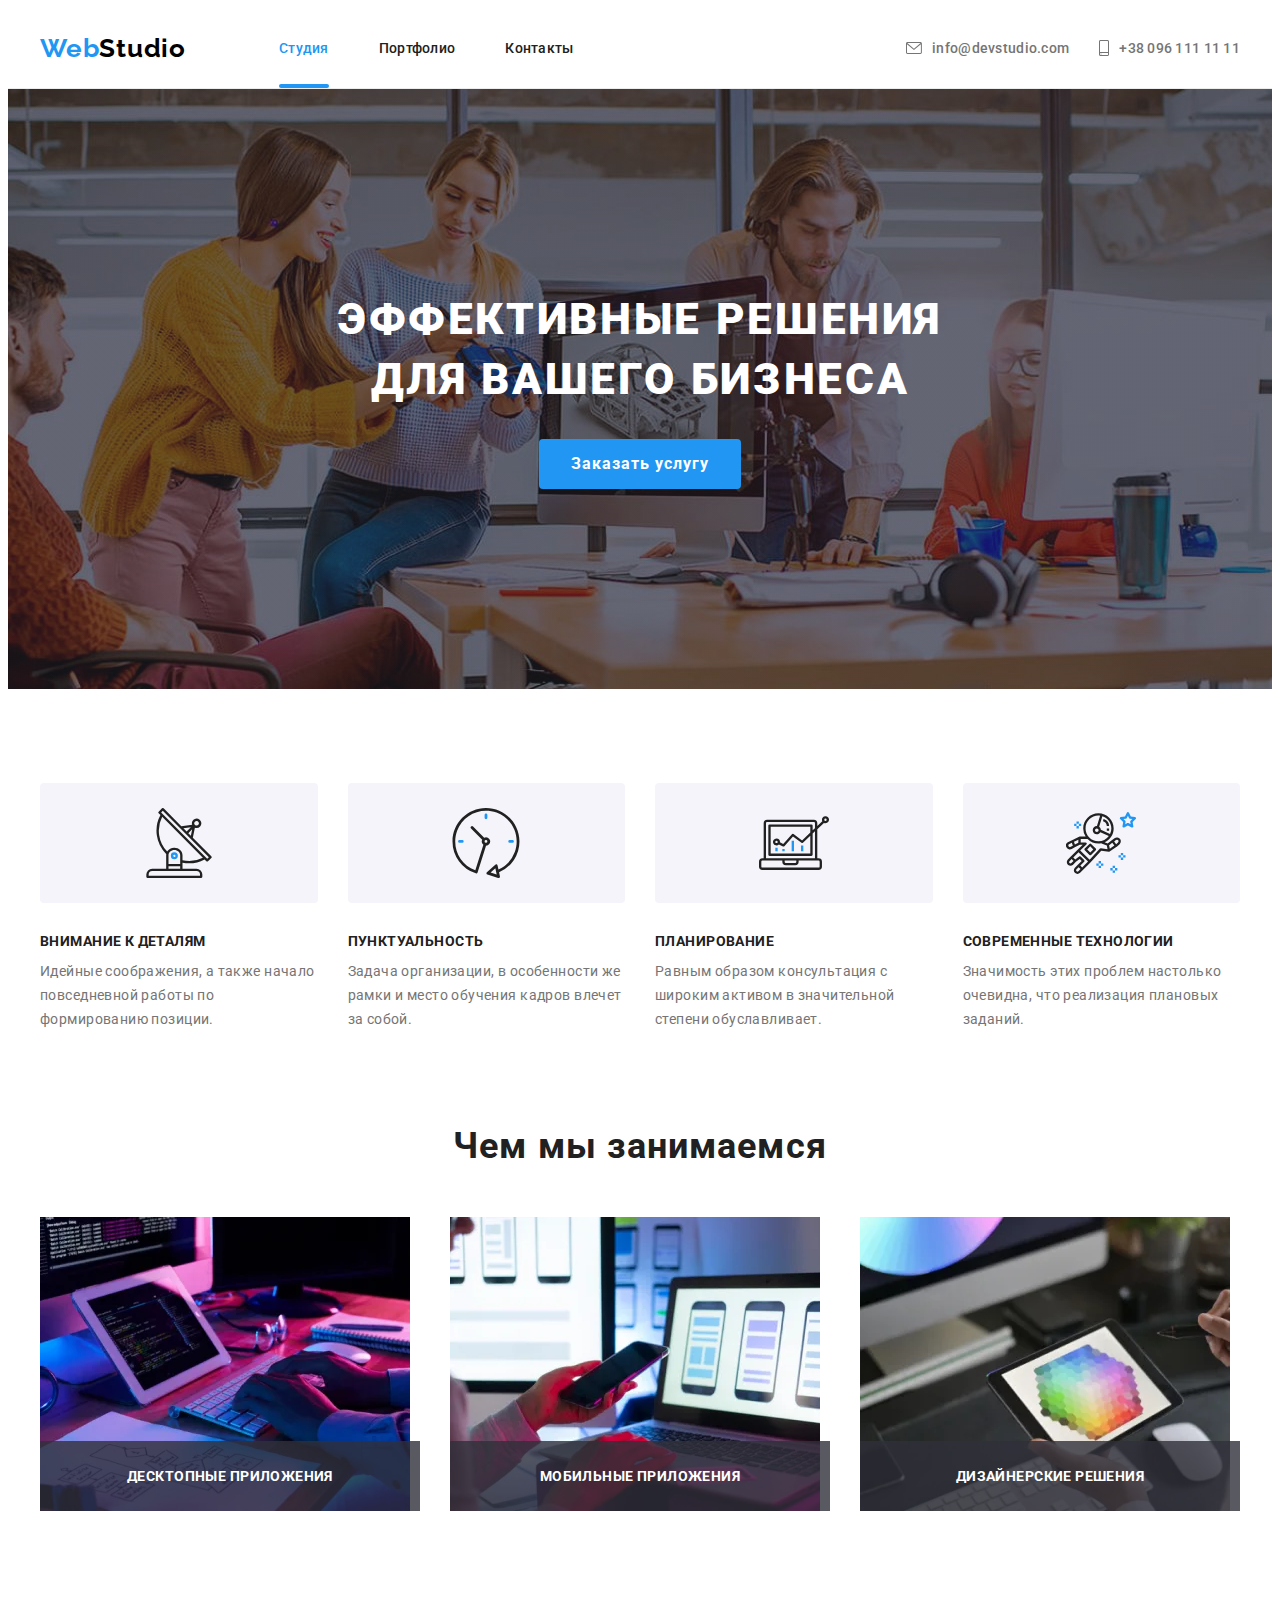
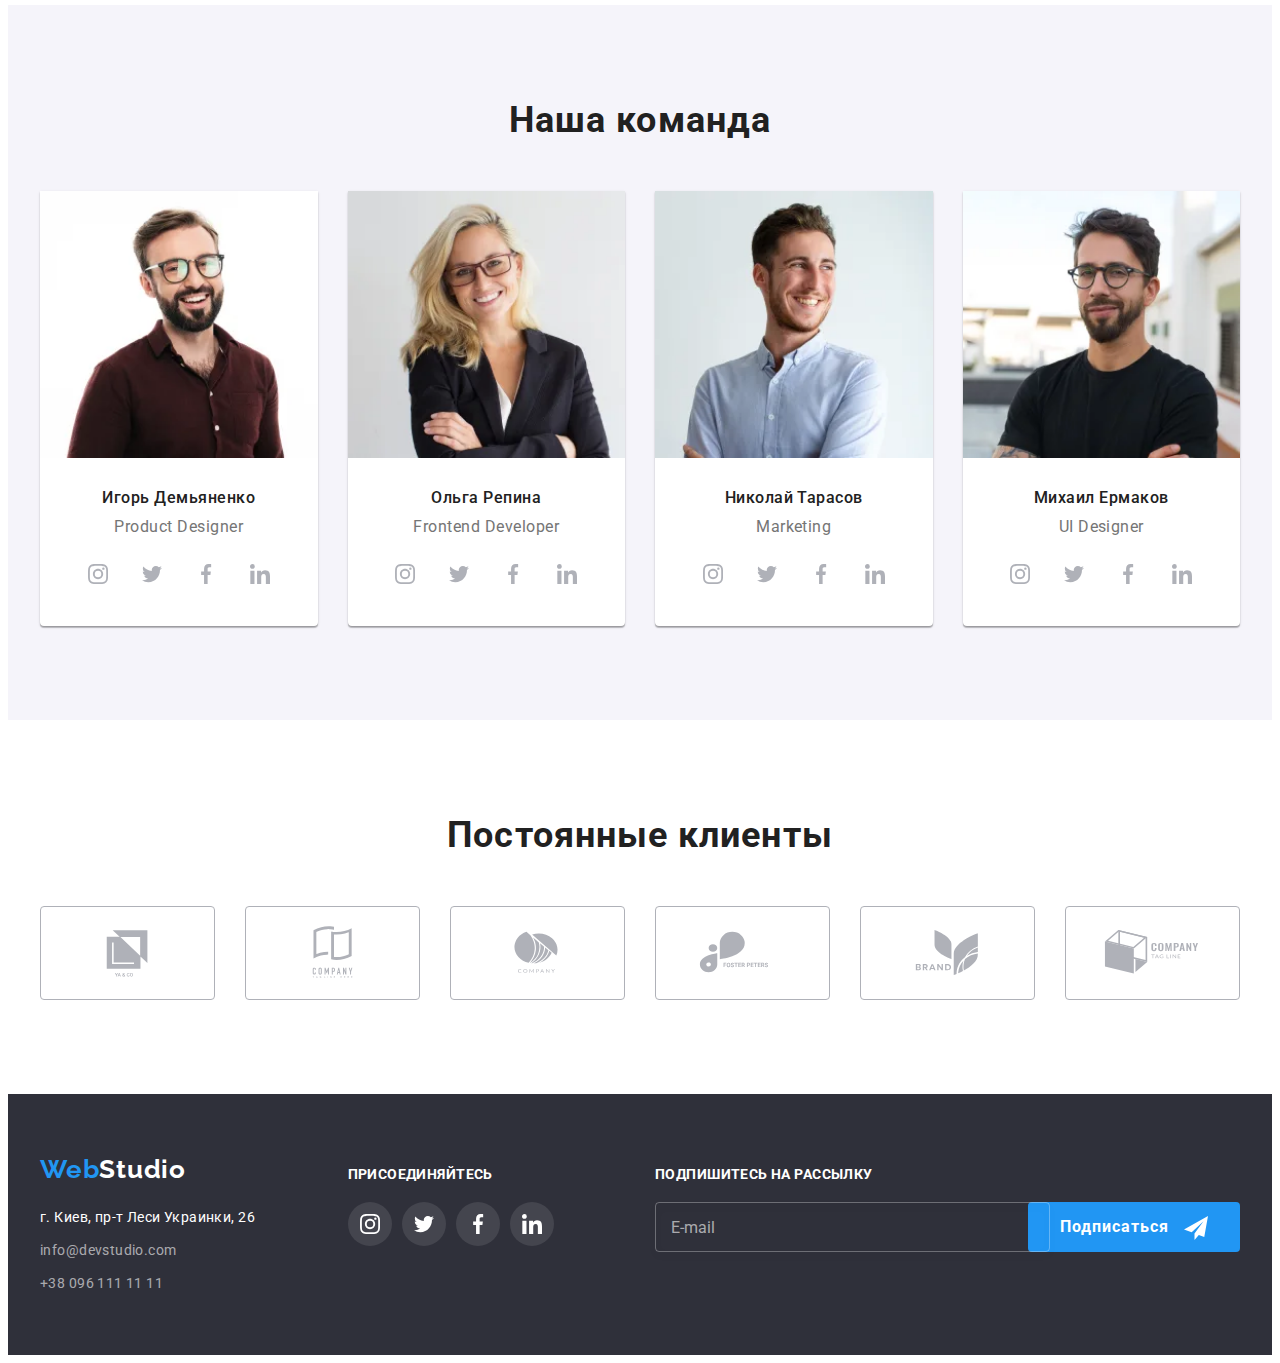
<file: index.html>
<!DOCTYPE html>
<html lang="ru">
  <head>
    <meta charset="UTF-8" />
    <meta http-equiv="X-UA-Compatible" content="IE=edge" />
    <meta name="viewport" content="width=device-width, initial-scale=1.0" />
    <title>Студия</title>
    <!-- fonts -->
    <link rel="preconnect" href="https://fonts.googleapis.com" />
    <link rel="preconnect" href="https://fonts.gstatic.com" crossorigin />
    <link
      href="https://fonts.googleapis.com/css2?family=Raleway:wght@700&family=Roboto:wght@400;500;700;900&display=swap"
      rel="stylesheet"
    />
    <!-- normalize -->
    <link
      rel="stylesheet"
      href="https://cdnjs.cloudflare.com/ajax/libs/modern-normalize/1.1.0/modern-normalize.min.css"
      integrity="sha512-wpPYUAdjBVSE4KJnH1VR1HeZfpl1ub8YT/NKx4PuQ5NmX2tKuGu6U/JRp5y+Y8XG2tV+wKQpNHVUX03MfMFn9Q=="
      crossorigin="anonymous"
      referrerpolicy="no-referrer"
    />
    <!-- custom styles -->
    <link rel="stylesheet" href="./css/main.min.css" />
    <link rel="shortcut icon" href="./images/favicon.ico" type="image/x-icon" />
  </head>

  <body data-modal-scroll>
    <header class="header">
      <div class="container header__container">
        <!-- -------------------------------- logo --------------------------------- -->
        <a class="link logo header__logo" href="./index.html"
          >Web<span class="logo--head">Studio</span></a
        >
        <!-- --------------------------- main navigation --------------------------- -->
        <nav class="header__nav">
          <ul class="nopoint main-nav">
            <li class="main-nav__item">
              <a
                class="link main-nav__link main-nav__link--active"
                href="./index.html"
                >Студия</a
              >
            </li>
            <li class="main-nav__item">
              <a class="link main-nav__link" href="./portfolio.html">
                Портфолио</a
              >
            </li>
            <li class="main-nav__item">
              <a class="link main-nav__link" href="">Контакты</a>
            </li>
          </ul>
        </nav>
        <!-- ---------------------------- main contacts ---------------------------- -->
        <ul class="nopoint header-contacts">
          <li class="header-contacts__item">
            <a
              class="link header-contacts__link"
              href="mailto:info@devstudio.com"
              ><svg class="icon icon-mail">
                <use href="./images/icons.svg#icon-mail"></use>
              </svg>
              <span>info@devstudio.com</span></a
            >
          </li>
          <li class="header-contacts__item">
            <a class="link header-contacts__link" href="tel:+380961111111"
              ><svg class="icon icon-phone">
                <use href="./images/icons.svg#icon-phone"></use>
              </svg>
              <span>+38 096 111 11 11</span>
            </a>
          </li>
        </ul>
        <!-- ---------------------------- burger button ---------------------------- -->
        <button class="btn-burger" type="button" data-menu-button>
          <svg class="icon">
            <use
              class="btn-burger__open"
              href="./images/icons.svg#icon-menu-burger"
            ></use>
            <use
              class="btn-burger__close"
              href="./images/icons.svg#icon-menu-close"
            ></use>
          </svg>
        </button>
        <!-- ------------------------- mobile menu ------------------------- -->
        <div class="mobile-menu" data-menu>
          <nav class="mobile-nav">
            <ul class="nopoint moble-nav__list">
              <li class="mobile-nav__item">
                <a
                  class="link mobile-nav__link mobile-nav__link--active"
                  href="./index.html"
                  >Студия</a
                >
              </li>
              <li class="mobile-nav__item">
                <a class="link mobile-nav__link" href="./portfolio.html">
                  Портфолио</a
                >
              </li>
              <li class="mobile-nav__item">
                <a class="link mobile-nav__link" href="">Контакты</a>
              </li>
            </ul>
          </nav>
          <ul class="nopoint mobile-contacts">
            <li class="mobile-contacts__item">
              <a
                class="link mobile-contacts__link"
                href="mailto:info@devstudio.com"
              >
                info@devstudio.com</a
              >
            </li>
            <li class="mobile-contacts__item">
              <a class="link mobile-contacts__link" href="tel:+380961111111">
                +38 096 111 11 11
              </a>
            </li>
          </ul>

          <ul class="nopoint mobile-socials">
            <li class="mobile-socials__item">
              <a
                href="https://www.instagram.com/"
                class="mobile-socials__link link"
                rel="noopener noreferrer"
                target="_blank"
              >
                Instagram
              </a>
            </li>
            <li class="mobile-socials__item">
              <a
                href="https://twitter.com/?lang=ru"
                class="mobile-socials__link link"
                rel="noopener noreferrer"
                target="_blank"
              >
                Twitter
              </a>
            </li>
            <li class="mobile-socials__item">
              <a
                href="https://www.facebook.com/groups/themeowuniverse"
                class="mobile-socials__link link"
                rel="noopener noreferrer"
                target="_blank"
              >
                Facebook
              </a>
            </li>
            <li class="mobile-socials__item">
              <a
                href="https://ru.linkedin.com/"
                class="mobile-socials__link link"
                rel="noopener noreferrer"
                target="_blank"
              >
                LinkedIn
              </a>
            </li>
          </ul>
        </div>
      </div>
    </header>

    <main>
      <!-- The hero content -->

      <section class="hero">
        <div class="container">
          <h1 class="title hero__title">
            Эффективные решения<br />для вашего бизнеса
          </h1>
          <button
            class="button--active button hero__btn"
            type="button"
            data-modal-open
          >
            Заказать услугу
          </button>
        </div>
      </section>

      <!-- Qualities of a company -->

      <section class="qualities">
        <div class="container">
          <h2 class="visually-hidden">Качества компании</h2>
          <ul class="nopoint card-set">
            <li class="card-set__item">
              <div class="qualities__background">
                <svg class="icon qualities__icon" width="70" height="70">
                  <use href="./images/icons.svg#icon-antenna"></use>
                </svg>
              </div>
              <h3 class="title qualities__title">Внимание к деталям</h3>
              <p class="qualities__text">
                Идейные соображения, а также начало повседневной работы по
                формированию позиции.
              </p>
            </li>

            <li class="card-set__item">
              <div class="qualities__background">
                <svg class="icon qualities__icon" width="70" height="70">
                  <use href="./images/icons.svg#icon-clock"></use>
                </svg>
              </div>
              <h3 class="title qualities__title">Пунктуальность</h3>
              <p class="qualities__text">
                Задача организации, в особенности же рамки и место обучения
                кадров влечет за собой.
              </p>
            </li>

            <li class="card-set__item">
              <div class="qualities__background">
                <svg class="icon qualities__icon" width="70" height="70">
                  <use href="./images/icons.svg#icon-diagram"></use>
                </svg>
              </div>
              <h3 class="title qualities__title">Планирование</h3>
              <p class="qualities__text">
                Равным образом консультация с широким активом в значительной
                степени обуславливает.
              </p>
            </li>

            <li class="card-set__item">
              <div class="qualities__background">
                <svg class="icon qualities__icon" width="70" height="70">
                  <use href="./images/icons.svg#icon-astronaut"></use>
                </svg>
              </div>
              <h3 class="title qualities__title">Современные технологии</h3>
              <p class="qualities__text">
                Значимость этих проблем настолько очевидна, что реализация
                плановых заданий.
              </p>
            </li>
          </ul>
        </div>
      </section>

      <!-- photos of a company (our jobs)-->

      <section class="our-job">
        <div class="container">
          <h2 class="title our-job__title">Чем мы занимаемся</h2>
          <ul class="nopoint card-set photo">
            <li class="card-set__item photo-thumb">
              <picture>
                <source
                  srcset="./images/box1.webp 1x, ./images/box1@2x.webp 2x"
                  type="image/webp"
                />
                <source
                  srcset="./images/box1.jpg 1x, ./images/box1@2x.jpg 2x"
                  type="image/jpg"
                />
                <img
                  class="photo__img"
                  src="./images/box1.jpg"
                  alt="Man's hands are working"
                  width="370"
                  height="294"
                />
              </picture>
              <h3 class="title photo__title">Десктопные приложения</h3>
            </li>
            <li class="card-set__item photo-thumb">
              <picture>
                <source
                  srcset="./images/box2.webp 1x, ./images/box2@2x.webp 2x"
                  type="image/webp"
                />
                <source
                  srcset="./images/box2.jpg 1x, ./images/box2@2x.jpg 2x"
                  type="image/jpg"
                />
                <img
                  class="photo__img"
                  src="./images/box2.jpg"
                  alt="Hands, laptop and phone"
                  width="370"
                  height="294"
                />
              </picture>
              <h3 class="title photo__title">Мобильные приложения</h3>
            </li>
            <li class="card-set__item photo-thumb">
              <picture>
                <source
                  srcset="./images/box3.webp 1x, ./images/box3@2x.webp 2x"
                  type="image/webp"
                />
                <source
                  srcset="./images/box3.jpg 1x, ./images/box3@2x.jpg 2x"
                  type="image/jpg"
                />
                <img
                  class="photo__img"
                  src="./images/box3.jpg"
                  alt="Choosing a color"
                  width="370"
                  height="294"
                />
              </picture>
              <h3 class="title photo__title">Дизайнерские решения</h3>
            </li>
          </ul>
        </div>
      </section>

      <!-- photos of workers -->

      <section class="workers">
        <div class="container">
          <h2 class="title workers__title">Наша команда</h2>
          <ul class="nopoint card-set">
            <li class="card card-set__item">
              <picture>
                <source
                  media="(min-width: 1200px)"
                  srcset="./images/img1_lg.webp 1x, ./images/img1_lg@2x.webp 2x"
                  type="image/webp"
                />
                <source
                  media="(min-width: 1200px)"
                  srcset="./images/img1_lg.jpg 1x, ./images/img1_lg@2x.jpg 2x"
                  type="image/jpg"
                />
                <source
                  media="(min-width: 768px)"
                  srcset="./images/img1_md.webp 1x, ./images/img1_md@2x.webp 2x"
                  type="image/webp"
                />
                <source
                  media="(min-width: 768px)"
                  srcset="./images/img1_md.jpg 1x, ./images/img1_md@2x.jpg 2x"
                  type="image/jpg"
                />
                <source
                  media="(max-width: 767px)"
                  srcset="./images/img1_sm.webp 1x, ./images/img1_sm@2x.webp 2x"
                  type="image/webp"
                />
                <source
                  media="(max-width: 767px)"
                  srcset="./images/img1_sm.jpg 1x, ./images/img1_sm@2x.jpg 2x"
                  type="image/jpg"
                />
                <img
                  src="./images/img1_sm.jpg"
                  alt="I. Demyanenko"
                  width="450"
                  height="460"
                />
              </picture>
              <div class="card__meta">
                <h3 class="title workers__name">Игорь Демьяненко</h3>
                <p class="workers__position" lang="en">Product Designer</p>
                <ul class="nopoint social-list">
                  <li class="social-list__item">
                    <a
                      href="https://www.instagram.com/"
                      class="social-list__link link"
                      rel="noopener noreferrer"
                      target="_blank"
                      aria-label="instagram"
                    >
                      <svg class="icon" width="20" height="20">
                        <use href="./images/icons.svg#icon-instagram"></use>
                      </svg>
                    </a>
                  </li>
                  <li class="social-list__item">
                    <a
                      href="https://twitter.com/?lang=ru"
                      class="social-list__link link"
                      rel="noopener noreferrer"
                      target="_blank"
                      aria-label="twitter"
                    >
                      <svg class="icon" width="20" height="20">
                        <use href="./images/icons.svg#icon-twitter"></use>
                      </svg>
                    </a>
                  </li>
                  <li class="social-list__item">
                    <a
                      href="https://www.facebook.com/groups/themeowuniverse"
                      class="social-list__link link"
                      rel="noopener noreferrer"
                      target="_blank"
                      aria-label="facebook"
                    >
                      <svg class="icon" width="20" height="20">
                        <use href="./images/icons.svg#icon-facebook"></use>
                      </svg>
                    </a>
                  </li>
                  <li class="social-list__item">
                    <a
                      href="https://ru.linkedin.com/"
                      class="social-list__link link"
                      rel="noopener noreferrer"
                      target="_blank"
                      aria-label="linkedin"
                    >
                      <svg class="icon" width="20" height="20">
                        <use href="./images/icons.svg#icon-linkedin"></use>
                      </svg>
                    </a>
                  </li>
                </ul>
              </div>
            </li>
            <li class="card card-set__item">
              <picture>
                <source
                  media="(min-width: 1200px)"
                  srcset="./images/img2_lg.webp 1x, ./images/img2_lg@2x.webp 2x"
                  type="image/webp"
                />
                <source
                  media="(min-width: 1200px)"
                  srcset="./images/img2_lg.jpg 1x, ./images/img2_lg@2x.jpg 2x"
                  type="image/jpg"
                />
                <source
                  media="(min-width: 768px)"
                  srcset="./images/img2_md.webp 1x, ./images/img2_md@2x.webp 2x"
                  type="image/webp"
                />
                <source
                  media="(min-width: 768px)"
                  srcset="./images/img2_md.jpg 1x, ./images/img2_md@2x.jpg 2x"
                  type="image/jpg"
                />
                <source
                  media="(max-width: 767px)"
                  srcset="./images/img2_sm.webp 1x, ./images/img2_sm@2x.webp 2x"
                  type="image/webp"
                />
                <source
                  media="(max-width: 767px)"
                  srcset="./images/img2_sm.jpg 1x, ./images/img2_sm@2x.jpg 2x"
                  type="image/jpg"
                />
                <img
                  src="./images/img2_sm.jpg"
                  alt="O. Repina"
                  width="450"
                  height="460"
                />
              </picture>
              <div class="card__meta">
                <h3 class="title workers__name">Ольга Репина</h3>
                <p class="workers__position" lang="en">Frontend Developer</p>
                <ul class="nopoint social-list">
                  <li class="social-list__item">
                    <a
                      href="https://www.instagram.com/"
                      class="social-list__link link"
                      rel="noopener noreferrer"
                      target="_blank"
                      aria-label="instagram"
                    >
                      <svg class="icon" width="20" height="20">
                        <use href="./images/icons.svg#icon-instagram"></use>
                      </svg>
                    </a>
                  </li>
                  <li class="social-list__item">
                    <a
                      href="https://twitter.com/?lang=ru"
                      class="social-list__link link"
                      rel="noopener noreferrer"
                      target="_blank"
                      aria-label="twitter"
                    >
                      <svg class="icon" width="20" height="20">
                        <use href="./images/icons.svg#icon-twitter"></use>
                      </svg>
                    </a>
                  </li>
                  <li class="social-list__item">
                    <a
                      href="https://www.facebook.com/groups/themeowuniverse"
                      class="social-list__link link"
                      rel="noopener noreferrer"
                      target="_blank"
                      aria-label="facebook"
                    >
                      <svg class="icon" width="20" height="20">
                        <use href="./images/icons.svg#icon-facebook"></use>
                      </svg>
                    </a>
                  </li>
                  <li class="social-list__item">
                    <a
                      href="https://ru.linkedin.com/"
                      class="social-list__link link"
                      rel="noopener noreferrer"
                      target="_blank"
                      aria-label="linkedin"
                    >
                      <svg class="icon" width="20" height="20">
                        <use href="./images/icons.svg#icon-linkedin"></use>
                      </svg>
                    </a>
                  </li>
                </ul>
              </div>
            </li>
            <li class="card card-set__item">
              <picture>
                <source
                  media="(min-width: 1200px)"
                  srcset="./images/img3_lg.webp 1x, ./images/img3_lg@2x.webp 2x"
                  type="image/webp"
                />
                <source
                  media="(min-width: 1200px)"
                  srcset="./images/img3_lg.jpg 1x, ./images/img3_lg@2x.jpg 2x"
                  type="image/jpg"
                />
                <source
                  media="(min-width: 768px)"
                  srcset="./images/img3_md.webp 1x, ./images/img3_md@2x.webp 2x"
                  type="image/webp"
                />
                <source
                  media="(min-width: 768px)"
                  srcset="./images/img3_md.jpg 1x, ./images/img3_md@2x.jpg 2x"
                  type="image/jpg"
                />
                <source
                  media="(max-width: 767px)"
                  srcset="./images/img3_sm.webp 1x, ./images/img3_sm@2x.webp 2x"
                  type="image/webp"
                />
                <source
                  media="(max-width: 767px)"
                  srcset="./images/img3_sm.jpg 1x, ./images/img3_sm@2x.jpg 2x"
                  type="image/jpg"
                />
                <img
                  src="./images/img3_sm.jpg"
                  alt="N. Tarasov"
                  width="450"
                  height="460"
                />
              </picture>
              <div class="card__meta">
                <h3 class="title workers__name">Николай Тарасов</h3>
                <p class="workers__position" lang="en">Marketing</p>
                <ul class="nopoint social-list">
                  <li class="social-list__item">
                    <a
                      href="https://www.instagram.com/"
                      class="social-list__link link"
                      rel="noopener noreferrer"
                      target="_blank"
                      aria-label="instagram"
                    >
                      <svg class="icon" width="20" height="20">
                        <use href="./images/icons.svg#icon-instagram"></use>
                      </svg>
                    </a>
                  </li>
                  <li class="social-list__item">
                    <a
                      href="https://twitter.com/?lang=ru"
                      class="social-list__link link"
                      rel="noopener noreferrer"
                      target="_blank"
                      aria-label="twitter"
                    >
                      <svg class="icon" width="20" height="20">
                        <use href="./images/icons.svg#icon-twitter"></use>
                      </svg>
                    </a>
                  </li>
                  <li class="social-list__item">
                    <a
                      href="https://www.facebook.com/groups/themeowuniverse"
                      class="social-list__link link"
                      rel="noopener noreferrer"
                      target="_blank"
                      aria-label="facebook"
                    >
                      <svg class="icon" width="20" height="20">
                        <use href="./images/icons.svg#icon-facebook"></use>
                      </svg>
                    </a>
                  </li>
                  <li class="social-list__item">
                    <a
                      href="https://ru.linkedin.com/"
                      class="social-list__link link"
                      rel="noopener noreferrer"
                      target="_blank"
                      aria-label="linkedin"
                    >
                      <svg class="icon" width="20" height="20">
                        <use href="./images/icons.svg#icon-linkedin"></use>
                      </svg>
                    </a>
                  </li>
                </ul>
              </div>
            </li>
            <li class="card card-set__item">
              <picture>
                <source
                  media="(min-width: 1200px)"
                  srcset="./images/img4_lg.webp 1x, ./images/img4_lg@2x.webp 2x"
                  type="image/webp"
                />
                <source
                  media="(min-width: 1200px)"
                  srcset="./images/img4_lg.jpg 1x, ./images/img4_lg@2x.jpg 2x"
                  type="image/jpg"
                />
                <source
                  media="(min-width: 768px)"
                  srcset="./images/img4_md.webp 1x, ./images/img4_md@2x.webp 2x"
                  type="image/webp"
                />
                <source
                  media="(min-width: 768px)"
                  srcset="./images/img4_md.jpg 1x, ./images/img4_md@2x.jpg 2x"
                  type="image/jpg"
                />
                <source
                  media="(max-width: 767px)"
                  srcset="./images/img4_sm.webp 1x, ./images/img4_sm@2x.webp 2x"
                  type="image/webp"
                />
                <source
                  media="(max-width: 767px)"
                  srcset="./images/img4_sm.jpg 1x, ./images/img4_sm@2x.jpg 2x"
                  type="image/jpg"
                />
                <img
                  src="./images/img4_sm.jpg"
                  alt="M. Yermakov"
                  width="450"
                  height="460"
                />
              </picture>
              <div class="card__meta">
                <h3 class="title workers__name">Михаил Ермаков</h3>
                <p class="workers__position" lang="en">UI Designer</p>
                <ul class="nopoint social-list">
                  <li class="social-list__item">
                    <a
                      href="https://www.instagram.com/"
                      class="social-list__link link"
                      rel="noopener noreferrer"
                      target="_blank"
                      aria-label="instagram"
                    >
                      <svg class="icon" width="20" height="20">
                        <use href="./images/icons.svg#icon-instagram"></use>
                      </svg>
                    </a>
                  </li>
                  <li class="social-list__item">
                    <a
                      href="https://twitter.com/?lang=ru"
                      class="social-list__link link"
                      rel="noopener noreferrer"
                      target="_blank"
                      aria-label="twitter"
                    >
                      <svg class="icon" width="20" height="20">
                        <use href="./images/icons.svg#icon-twitter"></use>
                      </svg>
                    </a>
                  </li>
                  <li class="social-list__item">
                    <a
                      href="https://www.facebook.com/groups/themeowuniverse"
                      class="social-list__link link"
                      rel="noopener noreferrer"
                      target="_blank"
                      aria-label="facebook"
                    >
                      <svg class="icon" width="20" height="20">
                        <use href="./images/icons.svg#icon-facebook"></use>
                      </svg>
                    </a>
                  </li>
                  <li class="social-list__item">
                    <a
                      href="https://ru.linkedin.com/"
                      class="social-list__link link"
                      rel="noopener noreferrer"
                      target="_blank"
                      aria-label="linkedin"
                    >
                      <svg class="icon" width="20" height="20">
                        <use href="./images/icons.svg#icon-linkedin"></use>
                      </svg>
                    </a>
                  </li>
                </ul>
              </div>
            </li>
          </ul>
        </div>
      </section>

      <!-- Regular customers -->

      <section class="customers">
        <div class="container">
          <h2 class="title customers__title">Постоянные клиенты</h2>

          <ul class="nopoint card-set customers__list">
            <li class="card-set__item customers__item">
              <a
                href=""
                class="link customers__link"
                rel="noopener noreferrer"
                target="_blank"
                aria-label="company logo"
              >
                <svg class="icon customers__icon" width="106" height="60">
                  <use href="./images/icons.svg#icon-logo-1"></use>
                </svg>
              </a>
            </li>
            <li class="card-set__item customers__item">
              <a
                href=""
                class="link customers__link"
                rel="noopener noreferrer"
                target="_blank"
                aria-label="company logo"
              >
                <svg class="icon customers__icon" width="106" height="60">
                  <use href="./images/icons.svg#icon-logo-2"></use>
                </svg>
              </a>
            </li>
            <li class="card-set__item customers__item">
              <a
                href=""
                class="link customers__link"
                rel="noopener noreferrer"
                target="_blank"
                aria-label="company logo"
              >
                <svg class="icon customers__icon" width="106" height="60">
                  <use href="./images/icons.svg#icon-logo-3"></use>
                </svg>
              </a>
            </li>
            <li class="card-set__item customers__item">
              <a
                href=""
                class="link customers__link"
                rel="noopener noreferrer"
                target="_blank"
                aria-label="company logo"
              >
                <svg class="icon customers__icon" width="106" height="60">
                  <use href="./images/icons.svg#icon-logo-4"></use>
                </svg>
              </a>
            </li>
            <li class="card-set__item customers__item">
              <a
                href=""
                class="link customers__link"
                rel="noopener noreferrer"
                target="_blank"
                aria-label="company logo"
              >
                <svg class="icon customers__icon" width="106" height="60">
                  <use href="./images/icons.svg#icon-logo-5"></use>
                </svg>
              </a>
            </li>
            <li class="card-set__item customers__item">
              <a
                href=""
                class="link customers__link"
                rel="noopener noreferrer"
                target="_blank"
                aria-label="company logo"
              >
                <svg class="icon customers__icon" width="106" height="60">
                  <use href="./images/icons.svg#icon-logo-6"></use>
                </svg>
              </a>
            </li>
          </ul>
        </div>
      </section>

      <!-- modal -->

      <div class="backdrop is-hidden" data-modal>
        <div class="modal">
          <button class="btn-close" type="button" data-modal-close>
            <svg class="icon btn-close__icon" width="18" height="18">
              <use href="./images/icons.svg#icon-mod-close"></use>
            </svg>
          </button>

          <form name="modal__form">
            <strong class="modal__title">
              Оставьте свои данные, мы вам перезвоним
            </strong>
            <label class="modal__label">
              <span class="modal__text">Имя</span>
              <svg class="icon modal__icon" width="18" height="18">
                <use href="./images/icons.svg#icon-mod-person"></use>
              </svg>
              <input class="modal__input" type="text" name="user-name" />
            </label>
            <label class="modal__label">
              <span class="modal__text">Телефон</span>
              <svg class="icon modal__icon" width="18" height="18">
                <use href="./images/icons.svg#icon-mod-phone"></use>
              </svg>
              <input class="modal__input" type="tel" name="user-tel" />
            </label>
            <label class="modal__label">
              <span class="modal__text">Почта</span>
              <svg class="icon modal__icon" width="18" height="18">
                <use href="./images/icons.svg#icon-mod-email"></use>
              </svg>
              <input class="modal__input" type="email" name="user-email" />
            </label>
            <label class="modal__label">
              <span class="modal__text">Комментарий</span>
              <textarea
                class="modal__input text-area"
                name="user-comment"
                placeholder="Введите текст"
              ></textarea>
            </label>
            <label class="checkbox">
              <input
                class="visually-hidden checkbox__input"
                type="checkbox"
                name="policy-agree"
              />
              <span class="checkbox__label">
                <svg class="icon checkbox__icon" width="12" height="10">
                  <use href="./images/icons.svg#icon-mod-checkbox"></use>
                </svg>
              </span>
              <span class="checkbox__text">
                Соглашаюсь с рассылкой и принимаю
                <a
                  class="licence-link"
                  href="https://goit.global/textbooks/html-css-a7u5xv/v1/docs/lesson-12/styling#%D0%BA%D0%BE%D0%BC%D0%BF%D0%BE%D0%B7%D0%B8%D1%86%D0%B8%D1%8F-%D0%BF%D1%81%D0%B5%D0%B2%D0%B4%D0%BE%D0%BA%D0%BB%D0%B0%D1%81%D1%81%D0%BE%D0%B2"
                  rel="nofollow noreferrer"
                  target="_blank"
                  >Условия договора</a
                >
              </span>
            </label>
            <button class="button modal__btn button--active" type="submit">
              Отправить
            </button>
          </form>
        </div>
      </div>
    </main>

    <footer class="footer">
      <div class="container footer__box">
        <address class="contacts">
          <a class="link logo footer__logo" href="./index.html"
            >Web<span class="bottom-studio">Studio</span></a
          >
          <ul class="nopoint">
            <li class="contacts__item">
              <a
                class="link contacts__address"
                href="https://goo.gl/maps/6H8zDvz9oKY9i1Rz8"
                target="_blank"
                rel="noopener nofollow"
                >г. Киев, пр-т Леси Украинки, 26</a
              >
            </li>
            <li class="contacts__item">
              <a class="link contacts__link" href="mailto:info@devstudio.com"
                >info@devstudio.com</a
              >
            </li>
            <li class="contacts__item">
              <a class="link contacts__link" href="tel:+380961111111"
                >+38 096 111 11 11</a
              >
            </li>
          </ul>
        </address>

        <div class="join">
          <strong class="title join__title">присоединяйтесь</strong>
          <ul class="nopoint social-list">
            <li class="social-list__item">
              <a
                href="https://www.instagram.com/"
                class="social-list__link link"
                rel="noopener noreferrer"
                target="_blank"
                aria-label="instagram"
              >
                <svg class="icon" width="20" height="20">
                  <use href="./images/icons.svg#icon-instagram"></use>
                </svg>
              </a>
            </li>
            <li class="social-list__item">
              <a
                href="https://twitter.com/?lang=ru"
                class="social-list__link link"
                rel="noopener noreferrer"
                target="_blank"
                aria-label="twitter"
              >
                <svg class="icon" width="20" height="20">
                  <use href="./images/icons.svg#icon-twitter"></use>
                </svg>
              </a>
            </li>
            <li class="social-list__item">
              <a
                href="https://www.facebook.com/groups/themeowuniverse"
                class="social-list__link link"
                rel="noopener noreferrer"
                target="_blank"
                aria-label="facebook"
              >
                <svg class="icon" width="20" height="20">
                  <use href="./images/icons.svg#icon-facebook"></use>
                </svg>
              </a>
            </li>
            <li class="social-list__item">
              <a
                href="https://ru.linkedin.com/"
                class="social-list__link link"
                rel="noopener noreferrer"
                target="_blank"
                aria-label="linkedin"
              >
                <svg class="icon" width="20" height="20">
                  <use href="./images/icons.svg#icon-linkedin"></use>
                </svg>
              </a>
            </li>
          </ul>
        </div>

        <div class="subscribe">
          <strong class="title subscribe__title"
            >Подпишитесь на рассылку</strong
          >
          <form class="subscribe__form">
            <label class="subscribe__label">
              <input
                class="subscribe__input"
                type="email"
                name="subscribe-email"
                placeholder=" "
              />
              <span class="subscribe__text">E-mail</span>
            </label>
            <button class="button subscribe__btn button--active" type="submit">
              Подписаться
              <svg class="icon icon-send" width="24" height="24">
                <use href="./images/icons.svg#icon-send"></use>
              </svg>
            </button>
          </form>
        </div>
      </div>
    </footer>
    <script src="./js/modal.js"></script>
    <script src="./js/mobile-menu.js"></script>
  </body>
</html>
</file>
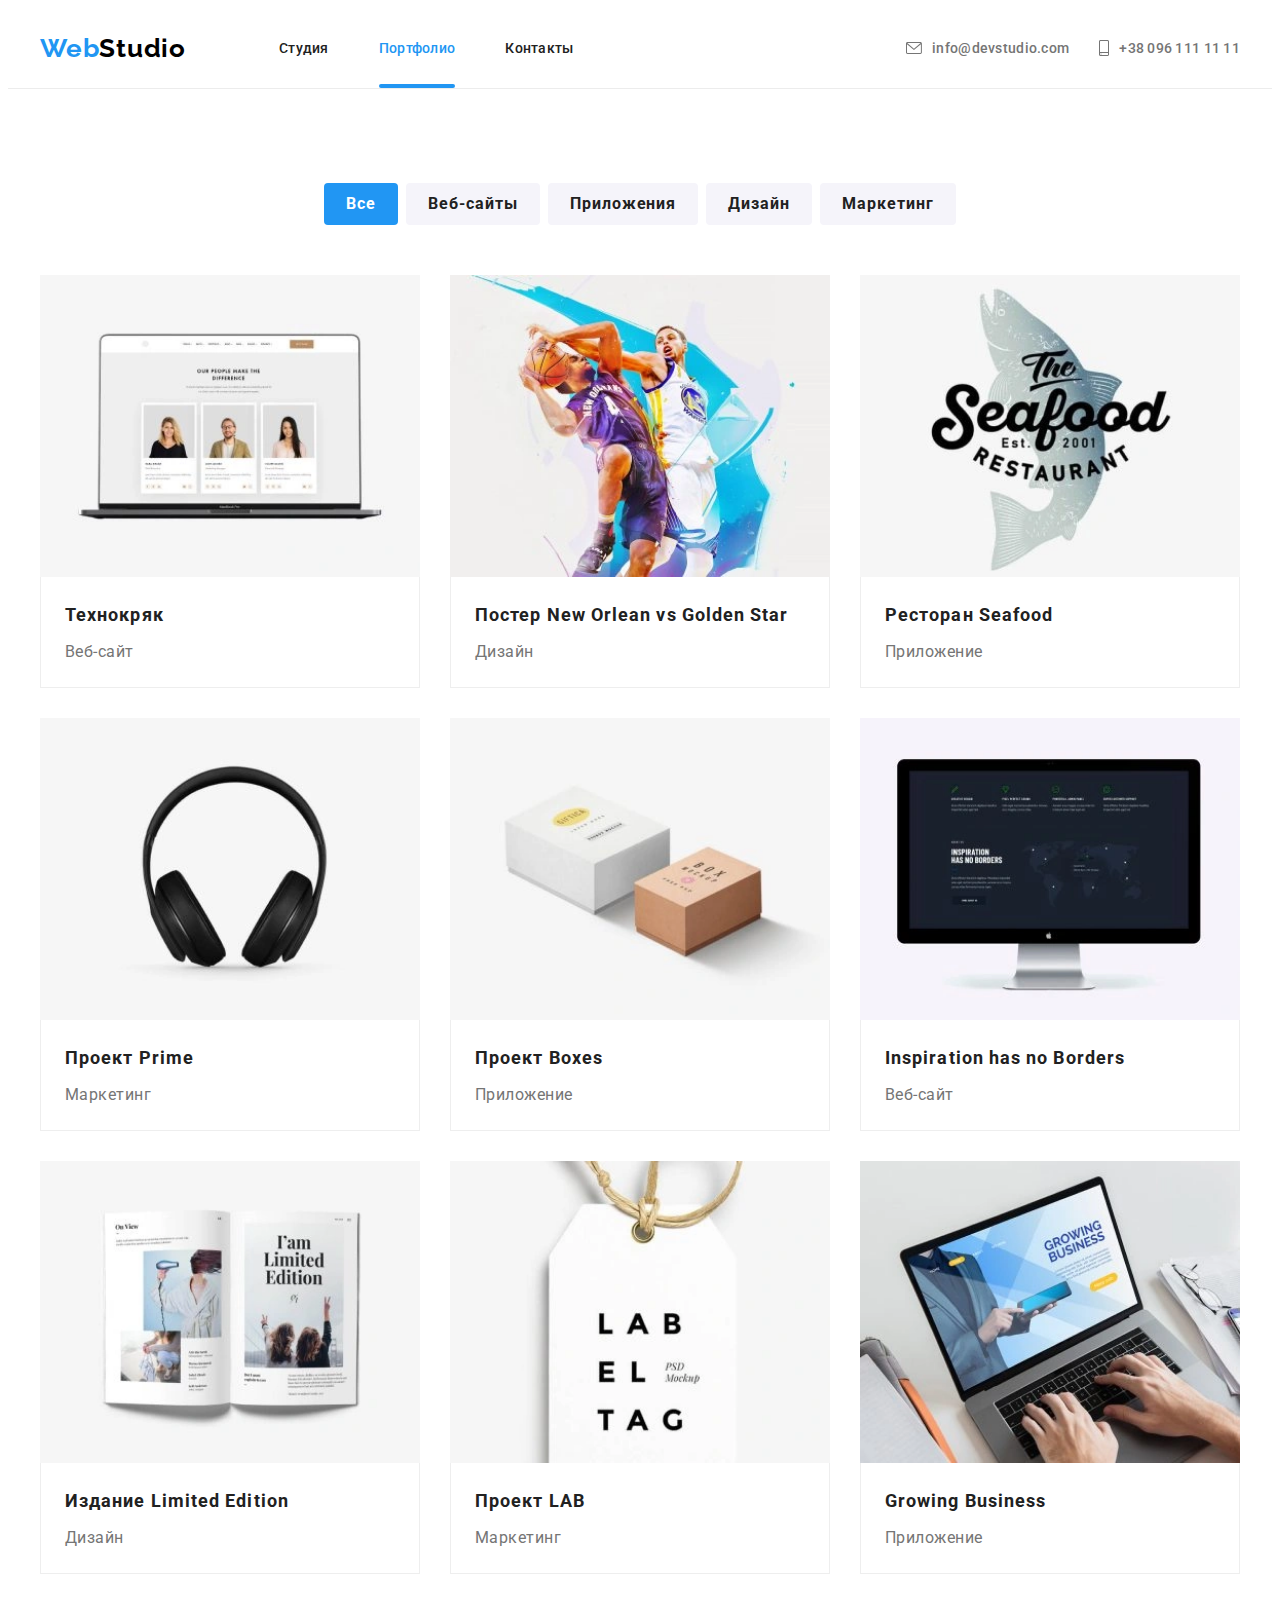
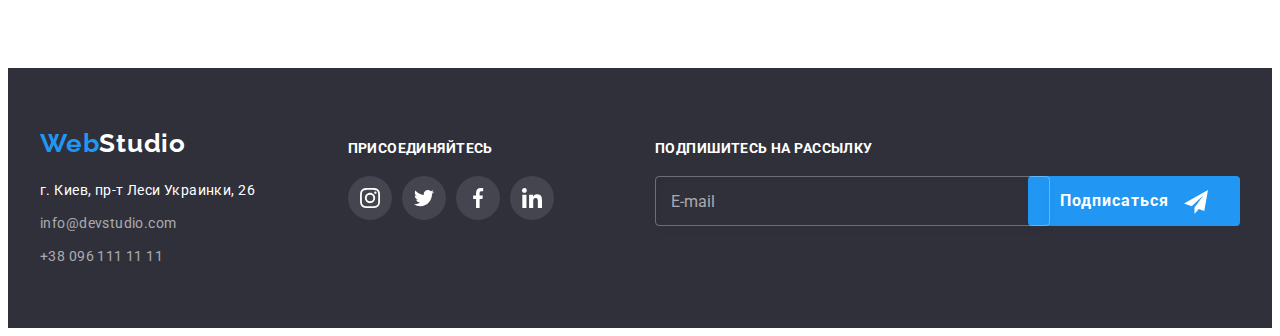
<file: portfolio.html>
<!DOCTYPE html>
<html lang="ru">
  <head>
    <meta charset="UTF-8" />
    <meta http-equiv="X-UA-Compatible" content="IE=edge" />
    <meta name="viewport" content="width=device-width, initial-scale=1.0" />
    <title>Студия</title>
    <!-- fonts -->
    <link rel="preconnect" href="https://fonts.googleapis.com" />
    <link rel="preconnect" href="https://fonts.gstatic.com" crossorigin />
    <link
      href="https://fonts.googleapis.com/css2?family=Raleway:wght@700&family=Roboto:wght@400;500;700;900&display=swap"
      rel="stylesheet"
    />
    <!-- normalize -->
    <link
      rel="stylesheet"
      href="https://cdnjs.cloudflare.com/ajax/libs/modern-normalize/1.1.0/modern-normalize.min.css"
      integrity="sha512-wpPYUAdjBVSE4KJnH1VR1HeZfpl1ub8YT/NKx4PuQ5NmX2tKuGu6U/JRp5y+Y8XG2tV+wKQpNHVUX03MfMFn9Q=="
      crossorigin="anonymous"
      referrerpolicy="no-referrer"
    />
    <!-- custom styles -->
    <link rel="stylesheet" href="./css/main.min.css" />
    <link rel="shortcut icon" href="./images/favicon.ico" type="image/x-icon" />
  </head>
  <body data-modal-scroll>
    <!-- header section -->

    <header class="header">
      <div class="container header__container">
        <!-- -------------------------------- logo --------------------------------- -->
        <a class="link logo header__logo" href="./index.html"
          >Web<span class="logo--head">Studio</span></a
        >
        <!-- --------------------------- main navigation --------------------------- -->
        <nav class="header__nav">
          <ul class="nopoint main-nav">
            <li class="main-nav__item">
              <a class="link main-nav__link" href="./index.html">Студия</a>
            </li>
            <li class="main-nav__item">
              <a
                class="link main-nav__link main-nav__link--active"
                href="./portfolio.html"
              >
                Портфолио</a
              >
            </li>
            <li class="main-nav__item">
              <a class="link main-nav__link" href="">Контакты</a>
            </li>
          </ul>
        </nav>
        <!-- ---------------------------- main contacts ---------------------------- -->
        <ul class="nopoint header-contacts">
          <li class="header-contacts__item">
            <a
              class="link header-contacts__link"
              href="mailto:info@devstudio.com"
              ><svg class="icon icon-mail">
                <use href="./images/icons.svg#icon-mail"></use>
              </svg>
              <span>info@devstudio.com</span></a
            >
          </li>
          <li class="header-contacts__item">
            <a class="link header-contacts__link" href="tel:+380961111111"
              ><svg class="icon icon-phone">
                <use href="./images/icons.svg#icon-phone"></use>
              </svg>
              <span>+38 096 111 11 11</span>
            </a>
          </li>
        </ul>
        <!-- ---------------------------- burger button ---------------------------- -->
        <button class="btn-burger" type="button" data-menu-button>
          <svg class="icon">
            <use
              class="btn-burger__open"
              href="./images/icons.svg#icon-menu-burger"
            ></use>
            <use
              class="btn-burger__close"
              href="./images/icons.svg#icon-menu-close"
            ></use>
          </svg>
        </button>
        <!-- ------------------------- mobile menu ------------------------- -->
        <div class="mobile-menu" data-menu>
          <nav class="mobile-nav">
            <ul class="nopoint moble-nav__list">
              <li class="mobile-nav__item">
                <a class="link mobile-nav__link" href="./index.html">Студия</a>
              </li>
              <li class="mobile-nav__item">
                <a
                  class="link mobile-nav__link mobile-nav__link--active"
                  href="./portfolio.html"
                >
                  Портфолио</a
                >
              </li>
              <li class="mobile-nav__item">
                <a class="link mobile-nav__link" href="">Контакты</a>
              </li>
            </ul>
          </nav>
          <ul class="nopoint mobile-contacts">
            <li class="mobile-contacts__item">
              <a
                class="link mobile-contacts__link"
                href="mailto:info@devstudio.com"
              >
                info@devstudio.com</a
              >
            </li>
            <li class="mobile-contacts__item">
              <a class="link mobile-contacts__link" href="tel:+380961111111">
                +38 096 111 11 11
              </a>
            </li>
          </ul>

          <ul class="nopoint mobile-socials">
            <li class="mobile-socials__item">
              <a
                href="https://www.instagram.com/"
                class="mobile-socials__link link"
                rel="noopener noreferrer"
                target="_blank"
              >
                Instagram
              </a>
            </li>
            <li class="mobile-socials__item">
              <a
                href="https://twitter.com/?lang=ru"
                class="mobile-socials__link link"
                rel="noopener noreferrer"
                target="_blank"
              >
                Twitter
              </a>
            </li>
            <li class="mobile-socials__item">
              <a
                href="https://www.facebook.com/groups/themeowuniverse"
                class="mobile-socials__link link"
                rel="noopener noreferrer"
                target="_blank"
              >
                Facebook
              </a>
            </li>
            <li class="mobile-socials__item">
              <a
                href="https://ru.linkedin.com/"
                class="mobile-socials__link link"
                rel="noopener noreferrer"
                target="_blank"
              >
                LinkedIn
              </a>
            </li>
          </ul>
        </div>
      </div>
    </header>

    <main>
      <section class="portfolio">
        <div class="container">
          <h1 class="visually-hidden">Портфолио</h1>
          <ul class="nopoint filter-btn-list">
            <li class="filter-btn">
              <button class="button button--active" type="button">Все</button>
            </li>
            <li class="filter-btn">
              <button class="button button--passive" type="button">
                Веб-сайты
              </button>
            </li>
            <li class="filter-btn">
              <button class="button button--passive" type="button">
                Приложения
              </button>
            </li>
            <li class="filter-btn">
              <button class="button button--passive" type="button">
                Дизайн
              </button>
            </li>
            <li class="filter-btn">
              <button class="button button--passive" type="button">
                Маркетинг
              </button>
            </li>
          </ul>
          <ul class="nopoint card-set">
            <li class="card-set__item">
              <a href="" class="link portfolio-card">
                <div class="photo-thumb">
                  <picture>
                    <source
                      media="(min-width: 1200px)"
                      srcset="
                        ./images/portfolio/img-1_lg.webp    1x,
                        ./images/portfolio/img-1_lg@2x.webp 2x
                      "
                      type="image/webp"
                    />
                    <source
                      media="(min-width: 1200px)"
                      srcset="
                        ./images/portfolio/img-1_lg.jpg    1x,
                        ./images/portfolio/img-1_lg@2x.jpg 2x
                      "
                      type="image/jpg"
                    />
                    <source
                      media="(min-width: 768px)"
                      srcset="
                        ./images/portfolio/img-1_md.webp    1x,
                        ./images/portfolio/img-1_md@2x.webp 2x
                      "
                      type="image/webp"
                    />
                    <source
                      media="(min-width: 768px)"
                      srcset="
                        ./images/portfolio/img-1_md.jpg    1x,
                        ./images/portfolio/img-1_md@2x.jpg 2x
                      "
                      type="image/jpg"
                    />
                    <source
                      media="(max-width: 767px)"
                      srcset="
                        ./images/portfolio/img-1_sm.webp    1x,
                        ./images/portfolio/img-1_sm@2x.webp 2x
                      "
                      type="image/webp"
                    />
                    <source
                      media="(max-width: 767px)"
                      srcset="
                        ./images/portfolio/img-1_sm.jpg    1x,
                        ./images/portfolio/img-1_sm@2x.jpg 2x
                      "
                      type="image/jpg"
                    />
                    <img
                      src="./images/portfolio/img-1_sm.jpg"
                      alt="сайт Технокряк"
                      width="450"
                      height="294"
                    />
                  </picture>
                  <div class="portfolio-card__overlay">
                    <p class="portfolio-card__text">
                      Ресурс предлагает комплексные предложения с разным уровнем
                      функционала и сервисов. Все это позволит посетителю
                      получить исчерпывающие сведения о компании или частном
                      лице.
                    </p>
                  </div>
                </div>
                <div class="portfolio-card__description">
                  <h2 class="title portfolio-card__title">Технокряк</h2>
                  <p class="portfolio-card__type">Веб-сайт</p>
                </div>
              </a>
            </li>
            <li class="card-set__item">
              <a href="" class="link portfolio-card">
                <div class="photo-thumb">
                  <picture>
                    <source
                      media="(min-width: 1200px)"
                      srcset="
                        ./images/portfolio/img-2_lg.webp    1x,
                        ./images/portfolio/img-2_lg@2x.webp 2x
                      "
                      type="image/webp"
                    />
                    <source
                      media="(min-width: 1200px)"
                      srcset="
                        ./images/portfolio/img-2_lg.jpg    1x,
                        ./images/portfolio/img-2_lg@2x.jpg 2x
                      "
                      type="image/jpg"
                    />
                    <source
                      media="(min-width: 768px)"
                      srcset="
                        ./images/portfolio/img-2_md.webp    1x,
                        ./images/portfolio/img-2_md@2x.webp 2x
                      "
                      type="image/webp"
                    />
                    <source
                      media="(min-width: 768px)"
                      srcset="
                        ./images/portfolio/img-2_md.jpg    1x,
                        ./images/portfolio/img-2_md@2x.jpg 2x
                      "
                      type="image/jpg"
                    />
                    <source
                      media="(max-width: 767px)"
                      srcset="
                        ./images/portfolio/img-2_sm.webp    1x,
                        ./images/portfolio/img-2_sm@2x.webp 2x
                      "
                      type="image/webp"
                    />
                    <source
                      media="(max-width: 767px)"
                      srcset="
                        ./images/portfolio/img-2_sm.jpg    1x,
                        ./images/portfolio/img-2_sm@2x.jpg 2x
                      "
                      type="image/jpg"
                    />
                    <img
                      src="./images/portfolio/img-2_sm.jpg"
                      alt="два баскетболиста с мячом"
                      width="450"
                      height="294"
                    />
                  </picture>
                  <div class="portfolio-card__overlay">
                    <p class="portfolio-card__text">
                      Ресурс предлагает комплексные предложения с разным уровнем
                      функционала и сервисов. Все это позволит посетителю
                      получить исчерпывающие сведения о компании или частном
                      лице.
                    </p>
                  </div>
                </div>
                <div class="portfolio-card__description">
                  <h2 class="title portfolio-card__title">
                    Постер New Orlean vs Golden Star
                  </h2>
                  <p class="portfolio-card__type">Дизайн</p>
                </div>
              </a>
            </li>
            <li class="card-set__item">
              <a href="" class="link portfolio-card">
                <div class="photo-thumb">
                  <picture>
                    <source
                      media="(min-width: 1200px)"
                      srcset="
                        ./images/portfolio/img-3_lg.webp    1x,
                        ./images/portfolio/img-3_lg@2x.webp 2x
                      "
                      type="image/webp"
                    />
                    <source
                      media="(min-width: 1200px)"
                      srcset="
                        ./images/portfolio/img-3_lg.jpg    1x,
                        ./images/portfolio/img-3_lg@2x.jpg 2x
                      "
                      type="image/jpg"
                    />
                    <source
                      media="(min-width: 768px)"
                      srcset="
                        ./images/portfolio/img-3_md.webp    1x,
                        ./images/portfolio/img-3_md@2x.webp 2x
                      "
                      type="image/webp"
                    />
                    <source
                      media="(min-width: 768px)"
                      srcset="
                        ./images/portfolio/img-3_md.jpg    1x,
                        ./images/portfolio/img-3_md@2x.jpg 2x
                      "
                      type="image/jpg"
                    />
                    <source
                      media="(max-width: 767px)"
                      srcset="
                        ./images/portfolio/img-3_sm.webp    1x,
                        ./images/portfolio/img-3_sm@2x.webp 2x
                      "
                      type="image/webp"
                    />
                    <source
                      media="(max-width: 767px)"
                      srcset="
                        ./images/portfolio/img-3_sm.jpg    1x,
                        ./images/portfolio/img-3_sm@2x.jpg 2x
                      "
                      type="image/jpg"
                    />
                    <img
                      src="./images/portfolio/img-3_sm.jpg"
                      alt="лого ресторана и рыбка"
                      width="450"
                      height="294"
                    />
                  </picture>
                  <div class="portfolio-card__overlay">
                    <p class="portfolio-card__text">
                      Ресурс предлагает комплексные предложения с разным уровнем
                      функционала и сервисов. Все это позволит посетителю
                      получить исчерпывающие сведения о компании или частном
                      лице.
                    </p>
                  </div>
                </div>
                <div class="portfolio-card__description">
                  <h2 class="title portfolio-card__title">Ресторан Seafood</h2>
                  <p class="portfolio-card__type">Приложение</p>
                </div>
              </a>
            </li>
            <li class="card-set__item">
              <a href="" class="link portfolio-card">
                <div class="photo-thumb">
                  <picture>
                    <source
                      media="(min-width: 1200px)"
                      srcset="
                        ./images/portfolio/img-4_lg.webp    1x,
                        ./images/portfolio/img-4_lg@2x.webp 2x
                      "
                      type="image/webp"
                    />
                    <source
                      media="(min-width: 1200px)"
                      srcset="
                        ./images/portfolio/img-4_lg.jpg    1x,
                        ./images/portfolio/img-4_lg@2x.jpg 2x
                      "
                      type="image/jpg"
                    />
                    <source
                      media="(min-width: 768px)"
                      srcset="
                        ./images/portfolio/img-4_md.webp    1x,
                        ./images/portfolio/img-4_md@2x.webp 2x
                      "
                      type="image/webp"
                    />
                    <source
                      media="(min-width: 768px)"
                      srcset="
                        ./images/portfolio/img-4_md.jpg    1x,
                        ./images/portfolio/img-4_md@2x.jpg 2x
                      "
                      type="image/jpg"
                    />
                    <source
                      media="(max-width: 767px)"
                      srcset="
                        ./images/portfolio/img-4_sm.webp    1x,
                        ./images/portfolio/img-4_sm@2x.webp 2x
                      "
                      type="image/webp"
                    />
                    <source
                      media="(max-width: 767px)"
                      srcset="
                        ./images/portfolio/img-4_sm.jpg    1x,
                        ./images/portfolio/img-4_sm@2x.jpg 2x
                      "
                      type="image/jpg"
                    />
                    <img
                      src="./images/portfolio/img-4_sm.jpg"
                      alt="наушники"
                      width="450"
                      height="294"
                    />
                  </picture>
                  <div class="portfolio-card__overlay">
                    <p class="portfolio-card__text">
                      Ресурс предлагает комплексные предложения с разным уровнем
                      функционала и сервисов. Все это позволит посетителю
                      получить исчерпывающие сведения о компании или частном
                      лице.
                    </p>
                  </div>
                </div>
                <div class="portfolio-card__description">
                  <h2 class="title portfolio-card__title">Проект Prime</h2>
                  <p class="portfolio-card__type">Маркетинг</p>
                </div>
              </a>
            </li>
            <li class="card-set__item">
              <a href="" class="link portfolio-card">
                <div class="photo-thumb">
                  <picture>
                    <source
                      media="(min-width: 1200px)"
                      srcset="
                        ./images/portfolio/img-5_lg.webp    1x,
                        ./images/portfolio/img-5_lg@2x.webp 2x
                      "
                      type="image/webp"
                    />
                    <source
                      media="(min-width: 1200px)"
                      srcset="
                        ./images/portfolio/img-5_lg.jpg    1x,
                        ./images/portfolio/img-5_lg@2x.jpg 2x
                      "
                      type="image/jpg"
                    />
                    <source
                      media="(min-width: 768px)"
                      srcset="
                        ./images/portfolio/img-5_md.webp    1x,
                        ./images/portfolio/img-5_md@2x.webp 2x
                      "
                      type="image/webp"
                    />
                    <source
                      media="(min-width: 768px)"
                      srcset="
                        ./images/portfolio/img-5_md.jpg    1x,
                        ./images/portfolio/img-5_md@2x.jpg 2x
                      "
                      type="image/jpg"
                    />
                    <source
                      media="(max-width: 767px)"
                      srcset="
                        ./images/portfolio/img-5_sm.webp    1x,
                        ./images/portfolio/img-5_sm@2x.webp 2x
                      "
                      type="image/webp"
                    />
                    <source
                      media="(max-width: 767px)"
                      srcset="
                        ./images/portfolio/img-5_sm.jpg    1x,
                        ./images/portfolio/img-5_sm@2x.jpg 2x
                      "
                      type="image/jpg"
                    />
                    <img
                      src="./images/portfolio/img-5_sm.jpg"
                      alt="коробка и кирпич"
                      width="450"
                      height="294"
                    />
                  </picture>
                  <div class="portfolio-card__overlay">
                    <p class="portfolio-card__text">
                      Ресурс предлагает комплексные предложения с разным уровнем
                      функционала и сервисов. Все это позволит посетителю
                      получить исчерпывающие сведения о компании или частном
                      лице.
                    </p>
                  </div>
                </div>
                <div class="portfolio-card__description">
                  <h2 class="title portfolio-card__title">Проект Boxes</h2>
                  <p class="portfolio-card__type">Приложение</p>
                </div>
              </a>
            </li>
            <li class="card-set__item">
              <a href="" class="link portfolio-card">
                <div class="photo-thumb">
                  <picture>
                    <source
                      media="(min-width: 1200px)"
                      srcset="
                        ./images/portfolio/img-6_lg.webp    1x,
                        ./images/portfolio/img-6_lg@2x.webp 2x
                      "
                      type="image/webp"
                    />
                    <source
                      media="(min-width: 1200px)"
                      srcset="
                        ./images/portfolio/img-6_lg.jpg    1x,
                        ./images/portfolio/img-6_lg@2x.jpg 2x
                      "
                      type="image/jpg"
                    />
                    <source
                      media="(min-width: 768px)"
                      srcset="
                        ./images/portfolio/img-6_md.webp    1x,
                        ./images/portfolio/img-6_md@2x.webp 2x
                      "
                      type="image/webp"
                    />
                    <source
                      media="(min-width: 768px)"
                      srcset="
                        ./images/portfolio/img-6_md.jpg    1x,
                        ./images/portfolio/img-6_md@2x.jpg 2x
                      "
                      type="image/jpg"
                    />
                    <source
                      media="(max-width: 767px)"
                      srcset="
                        ./images/portfolio/img-6_sm.webp    1x,
                        ./images/portfolio/img-6_sm@2x.webp 2x
                      "
                      type="image/webp"
                    />
                    <source
                      media="(max-width: 767px)"
                      srcset="
                        ./images/portfolio/img-6_sm.jpg    1x,
                        ./images/portfolio/img-6_sm@2x.jpg 2x
                      "
                      type="image/jpg"
                    />
                    <img
                      src="./images/portfolio/img-6_sm.jpg"
                      alt="монитор с зайтом про звездное небо"
                      width="450"
                      height="294"
                    />
                  </picture>
                  <div class="portfolio-card__overlay">
                    <p class="portfolio-card__text">
                      Ресурс предлагает комплексные предложения с разным уровнем
                      функционала и сервисов. Все это позволит посетителю
                      получить исчерпывающие сведения о компании или частном
                      лице.
                    </p>
                  </div>
                </div>
                <div class="portfolio-card__description">
                  <h2 class="title portfolio-card__title">
                    Inspiration has no Borders
                  </h2>
                  <p class="portfolio-card__type">Веб-сайт</p>
                </div>
              </a>
            </li>
            <li class="card-set__item">
              <a href="" class="link portfolio-card">
                <div class="photo-thumb">
                  <picture>
                    <source
                      media="(min-width: 1200px)"
                      srcset="
                        ./images/portfolio/img-7_lg.webp    1x,
                        ./images/portfolio/img-7_lg@2x.webp 2x
                      "
                      type="image/webp"
                    />
                    <source
                      media="(min-width: 1200px)"
                      srcset="
                        ./images/portfolio/img-7_lg.jpg    1x,
                        ./images/portfolio/img-7_lg@2x.jpg 2x
                      "
                      type="image/jpg"
                    />
                    <source
                      media="(min-width: 768px)"
                      srcset="
                        ./images/portfolio/img-7_md.webp    1x,
                        ./images/portfolio/img-7_md@2x.webp 2x
                      "
                      type="image/webp"
                    />
                    <source
                      media="(min-width: 768px)"
                      srcset="
                        ./images/portfolio/img-7_md.jpg    1x,
                        ./images/portfolio/img-7_md@2x.jpg 2x
                      "
                      type="image/jpg"
                    />
                    <source
                      media="(max-width: 767px)"
                      srcset="
                        ./images/portfolio/img-7_sm.webp    1x,
                        ./images/portfolio/img-7_sm@2x.webp 2x
                      "
                      type="image/webp"
                    />
                    <source
                      media="(max-width: 767px)"
                      srcset="
                        ./images/portfolio/img-7_sm.jpg    1x,
                        ./images/portfolio/img-7_sm@2x.jpg 2x
                      "
                      type="image/jpg"
                    />
                    <img
                      src="./images/portfolio/img-7_sm.jpg"
                      alt="книга"
                      width="450"
                      height="294"
                    />
                  </picture>
                  <div class="portfolio-card__overlay">
                    <p class="portfolio-card__text">
                      Ресурс предлагает комплексные предложения с разным уровнем
                      функционала и сервисов. Все это позволит посетителю
                      получить исчерпывающие сведения о компании или частном
                      лице.
                    </p>
                  </div>
                </div>
                <div class="portfolio-card__description">
                  <h2 class="title portfolio-card__title">
                    Издание Limited Edition
                  </h2>
                  <p class="portfolio-card__type">Дизайн</p>
                </div>
              </a>
            </li>
            <li class="card-set__item">
              <a href="" class="link portfolio-card">
                <div class="photo-thumb">
                  <picture>
                    <source
                      media="(min-width: 1200px)"
                      srcset="
                        ./images/portfolio/img-8_lg.webp    1x,
                        ./images/portfolio/img-8_lg@2x.webp 2x
                      "
                      type="image/webp"
                    />
                    <source
                      media="(min-width: 1200px)"
                      srcset="
                        ./images/portfolio/img-8_lg.jpg    1x,
                        ./images/portfolio/img-8_lg@2x.jpg 2x
                      "
                      type="image/jpg"
                    />
                    <source
                      media="(min-width: 768px)"
                      srcset="
                        ./images/portfolio/img-8_md.webp    1x,
                        ./images/portfolio/img-8_md@2x.webp 2x
                      "
                      type="image/webp"
                    />
                    <source
                      media="(min-width: 768px)"
                      srcset="
                        ./images/portfolio/img-8_md.jpg    1x,
                        ./images/portfolio/img-8_md@2x.jpg 2x
                      "
                      type="image/jpg"
                    />
                    <source
                      media="(max-width: 767px)"
                      srcset="
                        ./images/portfolio/img-8_sm.webp    1x,
                        ./images/portfolio/img-8_sm@2x.webp 2x
                      "
                      type="image/webp"
                    />
                    <source
                      media="(max-width: 767px)"
                      srcset="
                        ./images/portfolio/img-8_sm.jpg    1x,
                        ./images/portfolio/img-8_sm@2x.jpg 2x
                      "
                      type="image/jpg"
                    />
                    <img
                      src="./images/portfolio/img-8_sm.jpg"
                      alt="бирка с лого"
                      width="450"
                      height="294"
                    />
                  </picture>
                  <div class="portfolio-card__overlay">
                    <p class="portfolio-card__text">
                      Ресурс предлагает комплексные предложения с разным уровнем
                      функционала и сервисов. Все это позволит посетителю
                      получить исчерпывающие сведения о компании или частном
                      лице.
                    </p>
                  </div>
                </div>
                <div class="portfolio-card__description">
                  <h2 class="title portfolio-card__title">Проект LAB</h2>
                  <p class="portfolio-card__type">Маркетинг</p>
                </div>
              </a>
            </li>
            <li class="card-set__item">
              <a href="" class="link portfolio-card">
                <div class="photo-thumb">
                  <picture>
                    <source
                      media="(min-width: 1200px)"
                      srcset="
                        ./images/portfolio/img-9_lg.webp    1x,
                        ./images/portfolio/img-9_lg@2x.webp 2x
                      "
                      type="image/webp"
                    />
                    <source
                      media="(min-width: 1200px)"
                      srcset="
                        ./images/portfolio/img-9_lg.jpg    1x,
                        ./images/portfolio/img-9_lg@2x.jpg 2x
                      "
                      type="image/jpg"
                    />
                    <source
                      media="(min-width: 768px)"
                      srcset="
                        ./images/portfolio/img-9_md.webp    1x,
                        ./images/portfolio/img-9_md@2x.webp 2x
                      "
                      type="image/webp"
                    />
                    <source
                      media="(min-width: 768px)"
                      srcset="
                        ./images/portfolio/img-9_md.jpg    1x,
                        ./images/portfolio/img-9_md@2x.jpg 2x
                      "
                      type="image/jpg"
                    />
                    <source
                      media="(max-width: 767px)"
                      srcset="
                        ./images/portfolio/img-9_sm.webp    1x,
                        ./images/portfolio/img-9_sm@2x.webp 2x
                      "
                      type="image/webp"
                    />
                    <source
                      media="(max-width: 767px)"
                      srcset="
                        ./images/portfolio/img-9_sm.jpg    1x,
                        ./images/portfolio/img-9_sm@2x.jpg 2x
                      "
                      type="image/jpg"
                    />
                    <img
                      src="./images/portfolio/img-9_sm.jpg"
                      alt="человек работает с нетбуком"
                      width="450"
                      height="294"
                    />
                  </picture>
                  <div class="portfolio-card__overlay">
                    <p class="portfolio-card__text">
                      Ресурс предлагает комплексные предложения с разным уровнем
                      функционала и сервисов. Все это позволит посетителю
                      получить исчерпывающие сведения о компании или частном
                      лице.
                    </p>
                  </div>
                </div>
                <div class="portfolio-card__description">
                  <h2 class="title portfolio-card__title">Growing Business</h2>
                  <p class="portfolio-card__type">Приложение</p>
                </div>
              </a>
            </li>
          </ul>
        </div>
      </section>
    </main>

    <!-- footer section -->

    <footer class="footer">
      <div class="container footer__box">
        <address class="contacts">
          <a class="link logo footer__logo" href="./index.html"
            >Web<span class="bottom-studio">Studio</span></a
          >
          <ul class="nopoint">
            <li class="contacts__item">
              <a
                class="link contacts__address"
                href="https://goo.gl/maps/6H8zDvz9oKY9i1Rz8"
                target="_blank"
                rel="noopener nofollow"
                >г. Киев, пр-т Леси Украинки, 26</a
              >
            </li>
            <li class="contacts__item">
              <a class="link contacts__link" href="mailto:info@devstudio.com"
                >info@devstudio.com</a
              >
            </li>
            <li class="contacts__item">
              <a class="link contacts__link" href="tel:+380961111111"
                >+38 096 111 11 11</a
              >
            </li>
          </ul>
        </address>

        <div class="join">
          <strong class="title join__title">присоединяйтесь</strong>
          <ul class="nopoint social-list">
            <li class="social-list__item">
              <a
                href="https://www.instagram.com/"
                class="social-list__link link"
                rel="noopener noreferrer"
                target="_blank"
                aria-label="instagram"
              >
                <svg class="icon" width="20" height="20">
                  <use href="./images/icons.svg#icon-instagram"></use>
                </svg>
              </a>
            </li>
            <li class="social-list__item">
              <a
                href="https://twitter.com/?lang=ru"
                class="social-list__link link"
                rel="noopener noreferrer"
                target="_blank"
                aria-label="twitter"
              >
                <svg class="icon" width="20" height="20">
                  <use href="./images/icons.svg#icon-twitter"></use>
                </svg>
              </a>
            </li>
            <li class="social-list__item">
              <a
                href="https://www.facebook.com/groups/themeowuniverse"
                class="social-list__link link"
                rel="noopener noreferrer"
                target="_blank"
                aria-label="facebook"
              >
                <svg class="icon" width="20" height="20">
                  <use href="./images/icons.svg#icon-facebook"></use>
                </svg>
              </a>
            </li>
            <li class="social-list__item">
              <a
                href="https://ru.linkedin.com/"
                class="social-list__link link"
                rel="noopener noreferrer"
                target="_blank"
                aria-label="linkedin"
              >
                <svg class="icon" width="20" height="20">
                  <use href="./images/icons.svg#icon-linkedin"></use>
                </svg>
              </a>
            </li>
          </ul>
        </div>

        <div class="subscribe">
          <strong class="title subscribe__title"
            >Подпишитесь на рассылку</strong
          >
          <form class="subscribe__form">
            <label class="subscribe__label">
              <input
                class="subscribe__input"
                type="email"
                name="subscribe-email"
                placeholder=" "
              />
              <span class="subscribe__text">E-mail</span>
            </label>
            <button class="button subscribe__btn button--active" type="submit">
              Подписаться
              <svg class="icon icon-send" width="24" height="24">
                <use href="./images/icons.svg#icon-send"></use>
              </svg>
            </button>
          </form>
        </div>
      </div>
    </footer>
    <script src="./js/mobile-menu.js"></script>
  </body>
</html>
</file>
<file: css/main.min.css>
:root{--main-clr: #2196f3;--title-color: #212121;--text-color: #757575;--foot-adress: rgba(255, 255, 255, 0.6);--white-clr: white;--icon-clr: #afb1b8;--bg-clr-main: #2f303a;--bg-clr-secondary: #f5f4fa;--bg-hero: #c4c4c4;--foot-icon: rgba(255, 255, 255, 0.1);--bg-our-job: rgba(47, 48, 58, 0.8);--overlay: rgba(0, 0, 0, 0.2);--hover-overlay: rgba(33, 150, 243, 0.9);--border-form-clr: rgba(33, 33, 33, 0.2);--hover-btn: #188ce8;--frame-clr: #ececec;--frame-card: #eeeeee;--indent: 30px}.visually-hidden{position:absolute;white-space:nowrap;width:1px;height:1px;overflow:hidden;border:0;padding:0;clip:rect(0 0 0 0);-webkit-clip-path:inset(50%);clip-path:inset(50%);margin:-1px}.portfolio,.customers,.workers,.qualities{padding-top:60px;padding-bottom:60px}@media screen and (min-width: 1200px){.portfolio,.customers,.workers,.qualities{padding-top:94px;padding-bottom:94px}}.customers__title,.workers__title,.our-job__title{margin-bottom:30px;text-align:center;font-weight:700;font-size:28px;line-height:1.1785714286;letter-spacing:.03em}@media screen and (min-width: 1200px){.customers__title,.workers__title,.our-job__title{font-weight:700;font-size:36px;line-height:1.1666666667;letter-spacing:.03em;margin-bottom:50px}}.join__title,.subscribe__title,.photo__title,.qualities__title{margin-bottom:10px;font-weight:none;font-size:14px;line-height:1.1428571429;letter-spacing:.03em;text-transform:uppercase}h1,h2,h3,h4,h5,h6,ul,p{margin:0;padding:0}img{display:block;max-width:100%;height:auto}.nopoint{list-style:none}.link{text-decoration:none;color:inherit}.container{padding:0 15px;margin-left:auto;margin-right:auto;width:100%}@media screen and (min-width: 480px){.container{max-width:480px}}@media screen and (min-width: 768px){.container{max-width:768px}}@media screen and (min-width: 1200px){.container{max-width:1200px}}body{font-family:"Roboto",sans-serif;font-size:14px;color:var(--text-color)}body.no-scroll{overflow:hidden}.title{color:var(--title-color)}.card-set{display:-webkit-box;display:-ms-flexbox;display:flex;-ms-flex-wrap:wrap;flex-wrap:wrap;margin:calc(var(--indent)/-2)}.card-set__item{-ms-flex-preferred-size:calc((100% - var(--items)*var(--indent))/var(--items));flex-basis:calc((100% - var(--items)*var(--indent))/var(--items));margin:calc(var(--indent)/2)}.button{font-family:inherit;font-weight:700;font-size:16px;line-height:1.875;letter-spacing:.06em;border-radius:4px;border:none;-webkit-transition-property:color;transition-property:color;-webkit-transition-duration:250ms;transition-duration:250ms;-webkit-transition-timing-function:cubic-bezier(0.4, 0, 0.2, 1);transition-timing-function:cubic-bezier(0.4, 0, 0.2, 1);-webkit-transition-property:-webkit-box-shadow;transition-property:-webkit-box-shadow;transition-property:box-shadow;transition-property:box-shadow, -webkit-box-shadow;transition-duration:250ms;transition-timing-function:cubic-bezier(0.4, 0, 0.2, 1);-webkit-transition-property:background-color;transition-property:background-color;transition-duration:250ms;transition-timing-function:cubic-bezier(0.4, 0, 0.2, 1);cursor:pointer}.button--active{color:var(--white-clr);background-color:var(--main-clr)}.button--passive{color:var(--title-color);background-color:var(--bg-clr-secondary)}.button:hover,.button:focus{color:var(--white-clr);background-color:var(--hover-btn);-webkit-box-shadow:0px 4px 4px rgba(0,0,0,.15);box-shadow:0px 4px 4px rgba(0,0,0,.15)}.hero__btn,.modal__btn,.subscribe__btn{min-width:200px;padding:10px 32px}.btn-close{position:absolute;right:8px;top:8px;width:30px;height:30px;display:-webkit-box;display:-ms-flexbox;display:flex;-webkit-box-pack:center;-ms-flex-pack:center;justify-content:center;-webkit-box-align:center;-ms-flex-align:center;align-items:center;color:#000;border-radius:50%;border:1px solid rgba(0,0,0,.1);cursor:pointer;-webkit-transition-property:color;transition-property:color;-webkit-transition-duration:250ms;transition-duration:250ms;-webkit-transition-timing-function:cubic-bezier(0.4, 0, 0.2, 1);transition-timing-function:cubic-bezier(0.4, 0, 0.2, 1)}.btn-close:hover{color:var(--main-clr)}.link{text-decoration:none;color:inherit;-webkit-transition-property:color;transition-property:color;-webkit-transition-duration:250ms;transition-duration:250ms;-webkit-transition-timing-function:cubic-bezier(0.4, 0, 0.2, 1);transition-timing-function:cubic-bezier(0.4, 0, 0.2, 1)}.link:hover,.link:focus{color:var(--main-clr)}.icon{fill:currentColor;-webkit-transition-property:color;transition-property:color;-webkit-transition-duration:250ms;transition-duration:250ms;-webkit-transition-timing-function:cubic-bezier(0.4, 0, 0.2, 1);transition-timing-function:cubic-bezier(0.4, 0, 0.2, 1)}.logo{display:-webkit-inline-box;display:-ms-inline-flexbox;display:inline-flex;-webkit-box-align:center;-ms-flex-align:center;align-items:center;font-family:"Raleway",sans-serif;font-weight:700;font-size:24px;line-height:1.1666666667;letter-spacing:.03em;color:var(--main-clr)}@media screen and (min-width: 1200px){.logo{font-weight:700;font-size:26px;line-height:1.1730769231;letter-spacing:.03em}}.logo--head{color:#000}.social-list{display:-webkit-box;display:-ms-flexbox;display:flex;-webkit-box-pack:center;-ms-flex-pack:center;justify-content:center;gap:10px}.social-list__item{border-radius:50%;color:var(--icon-clr)}.social-list__link{display:-webkit-box;display:-ms-flexbox;display:flex;-webkit-box-pack:center;-ms-flex-pack:center;justify-content:center;-webkit-box-align:center;-ms-flex-align:center;align-items:center;width:44px;height:44px;border-radius:50%;-webkit-transition-property:background-color;transition-property:background-color;-webkit-transition-duration:250ms;transition-duration:250ms;-webkit-transition-timing-function:cubic-bezier(0.4, 0, 0.2, 1);transition-timing-function:cubic-bezier(0.4, 0, 0.2, 1);fill:currentColor}.social-list__item .social-list__link:hover,.social-list__item .social-list__link:focus{background-color:var(--main-clr);color:var(--white-clr)}.photo-thumb{position:relative;overflow:hidden}.btn-burger{width:40px;height:40px;z-index:10;display:-webkit-box;display:-ms-flexbox;display:flex;-webkit-box-pack:center;-ms-flex-pack:center;justify-content:center;-webkit-box-align:center;-ms-flex-align:center;align-items:center;color:var(--title-color);background-color:rgba(0,0,0,0);border:none;overflow:hidden;cursor:pointer;-webkit-transition-property:color;transition-property:color;-webkit-transition-duration:250ms;transition-duration:250ms;-webkit-transition-timing-function:cubic-bezier(0.4, 0, 0.2, 1);transition-timing-function:cubic-bezier(0.4, 0, 0.2, 1)}@media screen and (min-width: 768px){.btn-burger{display:none}}.btn-burger:hover{color:var(--main-clr)}.btn-burger__open{z-index:20;width:24px;height:16px;-webkit-transition-property:-webkit-transform;transition-property:-webkit-transform;transition-property:transform;transition-property:transform, -webkit-transform;-webkit-transition-duration:250ms;transition-duration:250ms;-webkit-transition-timing-function:cubic-bezier(0.4, 0, 0.2, 1);transition-timing-function:cubic-bezier(0.4, 0, 0.2, 1)}.btn-burger__close{width:19px;height:19px;-webkit-transform:translateY(-100%);transform:translateY(-100%);-webkit-transition-property:-webkit-transform;transition-property:-webkit-transform;transition-property:transform;transition-property:transform, -webkit-transform;-webkit-transition-duration:250ms;transition-duration:250ms;-webkit-transition-timing-function:cubic-bezier(0.4, 0, 0.2, 1);transition-timing-function:cubic-bezier(0.4, 0, 0.2, 1)}.btn-burger.is-open .btn-burger__close{-webkit-transform:translateY(0);transform:translateY(0)}.btn-burger.is-open .btn-burger__open{-webkit-transform:translateY(100%);transform:translateY(100%)}.header{border-bottom:1px solid var(--frame-clr)}.header__logo{height:100%}.header__container{height:60px;display:-webkit-box;display:-ms-flexbox;display:flex;-webkit-box-pack:justify;-ms-flex-pack:justify;justify-content:space-between;-webkit-box-align:center;-ms-flex-align:center;align-items:center}@media screen and (min-width: 768px){.header__container{height:80px}}@media screen and (min-width: 1200px){.header__container{-webkit-box-pack:start;-ms-flex-pack:start;justify-content:start}}@media screen and (min-width: 1200px){.header__nav{margin-left:93px}}.main-nav,.header-contacts{display:none}@media screen and (min-width: 768px){.main-nav,.header-contacts{display:-webkit-box;display:-ms-flexbox;display:flex}}.main-nav__item:not(:last-child){margin-right:50px}.main-nav__link{position:relative;padding:32px 0;color:var(--title-color);font-weight:500;font-size:14px;line-height:1.1428571429;letter-spacing:.02em}.main-nav__link--active{color:var(--main-clr)}.main-nav__link--active::after{content:"";position:absolute;left:0;bottom:0px;width:100%;height:4px;border-radius:2px;background-color:var(--main-clr)}@media screen and (min-width: 768px){.header-contacts{display:-webkit-box;display:-ms-flexbox;display:flex;-webkit-box-orient:vertical;-webkit-box-direction:normal;-ms-flex-direction:column;flex-direction:column;gap:10px}}@media screen and (min-width: 1200px){.header-contacts{-webkit-box-orient:horizontal;-webkit-box-direction:normal;-ms-flex-direction:row;flex-direction:row;margin-left:auto;gap:30px}}.header-contacts .icon{margin-right:10px}.header-contacts__link{display:-webkit-inline-box;display:-ms-inline-flexbox;display:inline-flex;-webkit-box-align:center;-ms-flex-align:center;align-items:center;font-weight:500;font-size:12px;line-height:1.1666666667;letter-spacing:.02em}@media screen and (min-width: 1200px){.header-contacts__link{font-weight:500;font-size:14px;line-height:1.1428571429;letter-spacing:.02em;padding:32px 0}}.icon-mail{width:14px;height:10px}@media screen and (min-width: 1200px){.icon-mail{width:16px;height:12px}}.icon-phone{width:10px;height:14px}@media screen and (min-width: 1200px){.icon-phone{width:10px;height:16px}}.hero{padding:118px 0;max-width:1600px;margin:0 auto;text-align:center;background-color:var(--bg-hero);background-repeat:no-repeat;background-size:cover;background-position:center;background-image:-webkit-gradient(linear, left top, left bottom, from(rgba(47, 48, 58, 0.4)), to(rgba(47, 48, 58, 0.4))),url(../images/bg-hero-sm.jpg);background-image:linear-gradient(rgba(47, 48, 58, 0.4), rgba(47, 48, 58, 0.4)),url(../images/bg-hero-sm.jpg)}@media screen and (min-width: 1200px){.hero{padding:200px 0}}@media(min-device-pixel-ratio: 2),(-webkit-min-device-pixel-ratio: 2),(min-resolution: 192dpi),(min-resolution: 2dppx){.hero{background-image:-webkit-gradient(linear, left top, left bottom, from(rgba(47, 48, 58, 0.4)), to(rgba(47, 48, 58, 0.4))),url(../images/bg-hero-sm@2x.jpg);background-image:linear-gradient(rgba(47, 48, 58, 0.4), rgba(47, 48, 58, 0.4)),url(../images/bg-hero-sm@2x.jpg)}}@media screen and (min-width: 768px){.hero{background-image:-webkit-gradient(linear, left top, left bottom, from(rgba(47, 48, 58, 0.4)), to(rgba(47, 48, 58, 0.4))),url(../images/bg-hero-md.jpg);background-image:linear-gradient(rgba(47, 48, 58, 0.4), rgba(47, 48, 58, 0.4)),url(../images/bg-hero-md.jpg)}}@media screen and (min-width: 768px)and (min-device-pixel-ratio: 2),screen and (min-width: 768px)and (-webkit-min-device-pixel-ratio: 2),screen and (min-width: 768px)and (min-resolution: 192dpi),screen and (min-width: 768px)and (min-resolution: 2dppx){.hero{background-image:-webkit-gradient(linear, left top, left bottom, from(rgba(47, 48, 58, 0.4)), to(rgba(47, 48, 58, 0.4))),url(../images/bg-hero-md@2x.jpg);background-image:linear-gradient(rgba(47, 48, 58, 0.4), rgba(47, 48, 58, 0.4)),url(../images/bg-hero-md@2x.jpg)}}@media screen and (min-width: 1200px){.hero{background-image:-webkit-gradient(linear, left top, left bottom, from(rgba(47, 48, 58, 0.4)), to(rgba(47, 48, 58, 0.4))),url(../images/bg-hero-lg.jpg);background-image:linear-gradient(rgba(47, 48, 58, 0.4), rgba(47, 48, 58, 0.4)),url(../images/bg-hero-lg.jpg)}}@media screen and (min-width: 1200px)and (min-device-pixel-ratio: 2),screen and (min-width: 1200px)and (-webkit-min-device-pixel-ratio: 2),screen and (min-width: 1200px)and (min-resolution: 192dpi),screen and (min-width: 1200px)and (min-resolution: 2dppx){.hero{background-image:-webkit-gradient(linear, left top, left bottom, from(rgba(47, 48, 58, 0.4)), to(rgba(47, 48, 58, 0.4))),url(../images/bg-hero-lg@2x.jpg);background-image:linear-gradient(rgba(47, 48, 58, 0.4), rgba(47, 48, 58, 0.4)),url(../images/bg-hero-lg@2x.jpg)}}.hero__title{margin-bottom:30px;font-weight:900;font-size:26px;line-height:1.6153846154;letter-spacing:.06em;text-align:center;text-transform:uppercase;color:var(--white-clr)}@media screen and (min-width: 1200px){.hero__title{font-weight:900;font-size:44px;line-height:1.3636363636;letter-spacing:.06em}}.qualities__text{font-weight:none;font-size:14px;line-height:1.7142857143;letter-spacing:.03em}.qualities .card-set{--items: 1}@media screen and (min-width: 768px){.qualities .card-set{--items: 2}}@media screen and (min-width: 1200px){.qualities .card-set{--items: 4}}.qualities__background{display:-webkit-box;display:-ms-flexbox;display:flex;-webkit-box-pack:center;-ms-flex-pack:center;justify-content:center;-webkit-box-align:center;-ms-flex-align:center;align-items:center;min-height:120px;margin-bottom:30px;border-radius:4px;background-color:var(--bg-clr-secondary)}.our-job{display:none;padding-bottom:94px}@media screen and (min-width: 1200px){.our-job{display:block}}.photo__title{position:absolute;left:0;bottom:0;display:-webkit-box;display:-ms-flexbox;display:flex;-webkit-box-pack:center;-ms-flex-pack:center;justify-content:center;-webkit-box-align:center;-ms-flex-align:center;align-items:center;width:100%;min-height:70px;margin-bottom:0;background-color:var(--bg-our-job);color:#fff}.our-job .card-set{--items: 3}.workers{background-color:var(--bg-clr-secondary)}.workers__name{margin-bottom:10px;font-weight:500;font-size:16px;line-height:1.1875;letter-spacing:.03em}.workers__position{margin-bottom:16px}.card{background-color:var(--white-clr);text-align:center;font-weight:none;font-size:16px;line-height:1.1875;letter-spacing:.03em;-webkit-box-shadow:0px 1px 3px rgba(0,0,0,.12),0px 1px 1px rgba(0,0,0,.14),0px 2px 1px rgba(0,0,0,.2);box-shadow:0px 1px 3px rgba(0,0,0,.12),0px 1px 1px rgba(0,0,0,.14),0px 2px 1px rgba(0,0,0,.2);border-radius:0px 0px 4px 4px}.card__meta{padding:30px 0}.workers .card-set{--items: 1}@media screen and (min-width: 768px){.workers .card-set{--items: 2}}@media screen and (min-width: 1200px){.workers .card-set{--items: 4}}.customers__list{display:-webkit-box;display:-ms-flexbox;display:flex;-webkit-box-pack:center;-ms-flex-pack:center;justify-content:center;-webkit-box-align:center;-ms-flex-align:center;align-items:center}.customers__link{display:-webkit-box;display:-ms-flexbox;display:flex;-webkit-box-pack:center;-ms-flex-pack:center;justify-content:center;-webkit-box-align:center;-ms-flex-align:center;align-items:center;height:92px;border:1px solid var(--icon-clr);border-radius:4px;color:var(--icon-clr);-webkit-transition-property:border-color;transition-property:border-color;-webkit-transition-duration:250ms;transition-duration:250ms;-webkit-transition-timing-function:cubic-bezier(0.4, 0, 0.2, 1);transition-timing-function:cubic-bezier(0.4, 0, 0.2, 1)}.customers__link:hover,.customers__link:focus{border-color:var(--main-clr)}.card-set__item.customers__item{--items: 2}@media screen and (min-width: 768px){.card-set__item.customers__item{--items: 3}}@media screen and (min-width: 1200px){.card-set__item.customers__item{--items: 6}}.footer{padding:60px 0;background-color:var(--bg-clr-main)}.footer__box{display:-webkit-box;display:-ms-flexbox;display:flex;-ms-flex-wrap:wrap;flex-wrap:wrap;gap:60px}@media screen and (min-width: 1200px){.footer__box{gap:0}}.footer__logo{margin-bottom:20px}.bottom-studio{color:var(--white-clr)}.contacts{-webkit-box-flex:1;-ms-flex-positive:1;flex-grow:1;-ms-flex-preferred-size:300px;flex-basis:300px;text-align:center;font-style:inherit;font-weight:none;font-size:14px;line-height:1.7142857143;letter-spacing:.03em}@media screen and (min-width: 1200px){.contacts{text-align:start}}.contacts__item:not(:last-child){margin-bottom:9px}.contacts__address{color:var(--white-clr)}.contacts__link{color:var(--foot-adress)}.join,.subscribe{text-align:center}@media screen and (min-width: 1200px){.join,.subscribe{margin-top:12px;text-align:start}}.join__title,.subscribe__title{display:inline-block;margin-bottom:20px;color:var(--white-clr)}.join{-webkit-box-flex:1;-ms-flex-positive:1;flex-grow:1;-ms-flex-preferred-size:300px;flex-basis:300px}@media screen and (min-width: 768px)and (max-width: 1199px){.join{margin-top:5px}}@media screen and (min-width: 1200px){.join .social-list{-webkit-box-pack:start;-ms-flex-pack:start;justify-content:start}}.join .social-list__item{color:var(--white-clr);background-color:var(--foot-icon);-webkit-transition:background-color var(--transition-var);transition:background-color var(--transition-var)}.subscribe{-webkit-box-flex:2;-ms-flex-positive:2;flex-grow:2;-ms-flex-preferred-size:570px;flex-basis:570px;margin-left:auto}.subscribe__form{display:-webkit-box;display:-ms-flexbox;display:flex;-webkit-box-orient:vertical;-webkit-box-direction:normal;-ms-flex-direction:column;flex-direction:column;-webkit-box-align:center;-ms-flex-align:center;align-items:center}@media screen and (min-width: 1200px){.subscribe__form{-webkit-box-orient:horizontal;-webkit-box-direction:normal;-ms-flex-direction:row;flex-direction:row}}.subscribe__input{padding:15px 16px;background-color:rgba(0,0,0,0);max-width:450px;width:100%;border:none;outline:none;-webkit-transition-property:border-color;transition-property:border-color;-webkit-transition-duration:250ms;transition-duration:250ms;-webkit-transition-timing-function:cubic-bezier(0.4, 0, 0.2, 1);transition-timing-function:cubic-bezier(0.4, 0, 0.2, 1);font-size:16px;color:var(--foot-adress);border:1px solid rgba(255,255,255,.3);-webkit-filter:drop-shadow(0px 4px 4px rgba(0, 0, 0, 0.15));filter:drop-shadow(0px 4px 4px rgba(0, 0, 0, 0.15));border-radius:4px}@media screen and (min-width: 1200px){.subscribe__input{width:calc(100% - 12px)}}.subscribe__label{position:relative;-webkit-box-flex:1;-ms-flex-positive:1;flex-grow:1;-ms-flex-item-align:stretch;align-self:stretch}.subscribe__text{position:absolute;left:16px;bottom:15px;font-size:16px;color:var(--foot-adress);-webkit-transform:translateY(0);transform:translateY(0);-webkit-transition-property:color;transition-property:color;-webkit-transition-duration:250ms;transition-duration:250ms;-webkit-transition-timing-function:cubic-bezier(0.4, 0, 0.2, 1);transition-timing-function:cubic-bezier(0.4, 0, 0.2, 1)}@media screen and (min-width: 768px)and (max-width: 1199px){.subscribe__text{left:160px}}.subscribe__btn{-webkit-box-flex:0;-ms-flex-positive:0;flex-grow:0;margin-top:20px}@media screen and (min-width: 1200px){.subscribe__btn{margin-top:0}}.subscribe__input:focus{outline:none;border-color:var(--main-clr)}.subscribe__input:focus+.subscribe__text{color:var(--main-clr)}.subscribe__input:not(:-moz-placeholder-shown)+.subscribe__text{transform:translateY(45px);-moz-transition-property:transform;transition-property:transform;transition-duration:250ms;transition-timing-function:cubic-bezier(0.4, 0, 0.2, 1)}.subscribe__input:not(:-ms-input-placeholder)+.subscribe__text{transform:translateY(45px);-ms-transition-property:transform;transition-property:transform;transition-duration:250ms;transition-timing-function:cubic-bezier(0.4, 0, 0.2, 1)}.subscribe__input:focus+.subscribe__text,.subscribe__input:not(:placeholder-shown)+.subscribe__text{-webkit-transform:translateY(45px);transform:translateY(45px);-webkit-transition-property:-webkit-transform;transition-property:-webkit-transform;transition-property:transform;transition-property:transform, -webkit-transform;-webkit-transition-duration:250ms;transition-duration:250ms;-webkit-transition-timing-function:cubic-bezier(0.4, 0, 0.2, 1);transition-timing-function:cubic-bezier(0.4, 0, 0.2, 1)}.icon-send{margin-left:10px;vertical-align:middle}.backdrop{position:fixed;left:0;top:0;width:100vw;min-height:100vh;background-color:var(--overlay);overflow-y:scroll;opacity:1;-webkit-transition:opacity var(--transition-var),visibility var(--transition-var);transition:opacity var(--transition-var),visibility var(--transition-var)}.backdrop.is-hidden{visibility:hidden;opacity:0;pointer-events:none}.btn-close{position:absolute;right:8px;top:8px;width:30px;height:30px;display:-webkit-box;display:-ms-flexbox;display:flex;-webkit-box-pack:center;-ms-flex-pack:center;justify-content:center;-webkit-box-align:center;-ms-flex-align:center;align-items:center;color:#000;border-radius:50%;border:1px solid rgba(0,0,0,.1);cursor:pointer;-webkit-transition-property:color;transition-property:color;-webkit-transition-duration:250ms;transition-duration:250ms;-webkit-transition-timing-function:cubic-bezier(0.4, 0, 0.2, 1);transition-timing-function:cubic-bezier(0.4, 0, 0.2, 1)}.btn-close:hover{color:var(--main-clr)}.checkbox{display:-webkit-box;display:-ms-flexbox;display:flex;-webkit-box-pack:center;-ms-flex-pack:center;justify-content:center;-webkit-box-align:center;-ms-flex-align:center;align-items:center;gap:8px;margin-top:20px}.checkbox__label{width:15px;height:15px;border:2px solid var(--title-color);border-radius:2px;color:var(--white-clr);-webkit-transition-property:background-color;transition-property:background-color;-webkit-transition-duration:250ms;transition-duration:250ms;-webkit-transition-timing-function:cubic-bezier(0.4, 0, 0.2, 1);transition-timing-function:cubic-bezier(0.4, 0, 0.2, 1);-webkit-transition-property:border-color;transition-property:border-color;transition-duration:250ms;transition-timing-function:cubic-bezier(0.4, 0, 0.2, 1)}.checkbox__text{font-weight:none;font-size:12px;line-height:1.1666666667;letter-spacing:.03em}@media screen and (min-width: 1200px){.checkbox__text{font-weight:none;font-size:14px;line-height:1.7142857143;letter-spacing:.03em}}.checkbox__input:checked+.checkbox__label{background-color:var(--main-clr);border-color:var(--main-clr)}.backdrop.is-hidden .modal{-webkit-transform:translate(-50%, -50%) scaleY(0.2);transform:translate(-50%, -50%) scaleY(0.2)}.modal{position:absolute;left:50%;top:13vh;-webkit-transform:translateX(-50%) scaleY(1);transform:translateX(-50%) scaleY(1);-webkit-transform-origin:top center;transform-origin:top center;-webkit-transition-property:-webkit-transform;transition-property:-webkit-transform;transition-property:transform;transition-property:transform, -webkit-transform;-webkit-transition-duration:250ms;transition-duration:250ms;-webkit-transition-timing-function:cubic-bezier(0.4, 0, 0.2, 1);transition-timing-function:cubic-bezier(0.4, 0, 0.2, 1);max-width:450px;width:calc(100vw - 30px);padding:40px;overflow-y:scroll;-webkit-box-shadow:0px 1px 3px rgba(0,0,0,.12),0px 1px 1px rgba(0,0,0,.14),0px 2px 1px rgba(0,0,0,.2);box-shadow:0px 1px 3px rgba(0,0,0,.12),0px 1px 1px rgba(0,0,0,.14),0px 2px 1px rgba(0,0,0,.2);border-radius:4px;background-color:var(--white-clr)}@media screen and (min-width: 1200px){.modal{max-width:530px}}.modal__form{display:-webkit-box;display:-ms-flexbox;display:flex;-webkit-box-pack:center;-ms-flex-pack:center;justify-content:center}.modal__title{display:block;margin-bottom:12px;font-weight:none;font-size:20px;line-height:1.5;letter-spacing:.03em;text-align:center;color:var(--title-color)}@media screen and (min-width: 1200px){.modal__title{font-weight:none;font-size:20px;line-height:1.15;letter-spacing:.03em}}.modal__text{font-weight:none;font-size:12px;line-height:1.1666666667;letter-spacing:.01em;color:var(--text-color)}.modal__icon{position:absolute;left:16px;bottom:12px}.modal__label{position:relative;display:-webkit-box;display:-ms-flexbox;display:flex;-webkit-box-orient:vertical;-webkit-box-direction:normal;-ms-flex-direction:column;flex-direction:column;margin-bottom:10px;-webkit-transition:color var(--transition-var);transition:color var(--transition-var);color:var(--title-color)}.modal__label:last-child{margin-bottom:20px}.modal__label:focus-within{color:var(--main-clr)}.modal__input{width:100%;padding:12px;padding-left:42px;margin-top:4px;border-radius:4px;border:1px solid var(--border-form-clr);outline-color:var(--border-form-clr);-webkit-transition-property:outline-color;transition-property:outline-color;-webkit-transition-duration:250ms;transition-duration:250ms;-webkit-transition-timing-function:cubic-bezier(0.4, 0, 0.2, 1);transition-timing-function:cubic-bezier(0.4, 0, 0.2, 1)}.modal__label:focus-within>.modal__input{outline:1px solid var(--main-clr);border-color:rgba(0,0,0,0)}.modal__input.text-area{padding-left:16px;min-height:120px;resize:none}.modal__input.text-area::-webkit-input-placeholder{color:rgba(117,117,117,.5);font-size:12px}.modal__input.text-area::-moz-placeholder{color:rgba(117,117,117,.5);font-size:12px}.modal__input.text-area:-ms-input-placeholder{color:rgba(117,117,117,.5);font-size:12px}.modal__input.text-area::-ms-input-placeholder{color:rgba(117,117,117,.5);font-size:12px}.modal__input.text-area::placeholder{color:rgba(117,117,117,.5);font-size:12px}.licence-link{color:var(--main-clr);font-size:inherit}.modal__btn{display:block;margin-left:auto;margin-right:auto;margin-top:30px;-webkit-box-shadow:0px 4px 4px rgba(0,0,0,.15);box-shadow:0px 4px 4px rgba(0,0,0,.15)}.portfolio{--items: 1}@media screen and (min-width: 768px){.portfolio{--items: 2}}@media screen and (min-width: 1200px){.portfolio{--items: 3}}.portfolio-card{display:-webkit-box;display:-ms-flexbox;display:flex;-webkit-box-orient:vertical;-webkit-box-direction:normal;-ms-flex-direction:column;flex-direction:column;height:100%;-webkit-transition-property:-webkit-box-shadow;transition-property:-webkit-box-shadow;transition-property:box-shadow;transition-property:box-shadow, -webkit-box-shadow;-webkit-transition-duration:250ms;transition-duration:250ms;-webkit-transition-timing-function:cubic-bezier(0.4, 0, 0.2, 1);transition-timing-function:cubic-bezier(0.4, 0, 0.2, 1)}.portfolio-card__title{margin-bottom:4px;font-weight:none;font-size:18px;line-height:2;letter-spacing:.06em}.portfolio-card__type{font-weight:none;font-size:16px;line-height:1.875;letter-spacing:.03em}.portfolio-card__description{-webkit-box-flex:1;-ms-flex-positive:1;flex-grow:1;padding:20px 24px;border:1px solid var(--frame-card);border-top:none}.portfolio-card__overlay{position:absolute;left:0;top:0;width:100%;height:100%;-webkit-transform:translateY(101%);transform:translateY(101%);display:-webkit-box;display:-ms-flexbox;display:flex;-webkit-box-pack:center;-ms-flex-pack:center;justify-content:center;-webkit-box-align:center;-ms-flex-align:center;align-items:center;-webkit-transition-property:-webkit-transform;transition-property:-webkit-transform;transition-property:transform;transition-property:transform, -webkit-transform;-webkit-transition-duration:250ms;transition-duration:250ms;-webkit-transition-timing-function:cubic-bezier(0.4, 0, 0.2, 1);transition-timing-function:cubic-bezier(0.4, 0, 0.2, 1);background-color:var(--hover-overlay)}.portfolio-card__text{display:block;-ms-flex-preferred-size:320px;flex-basis:320px;font-weight:none;font-size:18px;line-height:1.5555555556;letter-spacing:.03em;color:#fff;color:var(--white-clr)}.portfolio .portfolio-card:hover,.portfolio .portfolio-card:focus{-webkit-box-shadow:0px 1px 1px rgba(0,0,0,.12),0px 4px 4px rgba(0,0,0,.06),1px 4px 6px rgba(0,0,0,.16);box-shadow:0px 1px 1px rgba(0,0,0,.12),0px 4px 4px rgba(0,0,0,.06),1px 4px 6px rgba(0,0,0,.16);color:var(--text-color)}.portfolio-card:hover .portfolio-card__overlay,.portfolio-card:focus .portfolio-card__overlay{-webkit-transform:translateY(0);transform:translateY(0)}.filter-btn-list{display:-webkit-box;display:-ms-flexbox;display:flex;-ms-flex-wrap:wrap;flex-wrap:wrap;-webkit-box-pack:start;-ms-flex-pack:start;justify-content:start;row-gap:15px;-webkit-column-gap:8px;-moz-column-gap:8px;column-gap:8px;margin-bottom:40px}@media screen and (min-width: 768px){.filter-btn-list{-webkit-box-pack:center;-ms-flex-pack:center;justify-content:center;margin-bottom:30px}}@media screen and (min-width: 1200px){.filter-btn-list{margin-bottom:50px}}.portfolio .button{padding:6px 22px}.filter-btn>.button:hover,.filter-btn>.button:focus{-webkit-box-shadow:0px 3px 1px rgba(0,0,0,.1),0px 1px 2px rgba(0,0,0,.08),0px 2px 2px rgba(0,0,0,.12);box-shadow:0px 3px 1px rgba(0,0,0,.1),0px 1px 2px rgba(0,0,0,.08),0px 2px 2px rgba(0,0,0,.12)}.mobile-menu{position:fixed;top:0;left:0;z-index:5;width:98vw;height:98vh;display:-webkit-box;display:-ms-flexbox;display:flex;-webkit-box-orient:vertical;-webkit-box-direction:normal;-ms-flex-direction:column;flex-direction:column;padding:48px 40px;background-color:var(--white-clr);-webkit-transform:translateY(-101%);transform:translateY(-101%);-webkit-transition-property:-webkit-transform;transition-property:-webkit-transform;transition-property:transform;transition-property:transform, -webkit-transform;-webkit-transition-duration:250ms;transition-duration:250ms;-webkit-transition-timing-function:cubic-bezier(0.4, 0, 0.2, 1);transition-timing-function:cubic-bezier(0.4, 0, 0.2, 1)}@media screen and (min-width: 768px){.mobile-menu{display:none}}.mobile-menu.is-open{-webkit-transform:translateY(0);transform:translateY(0)}.mobile-nav{margin-bottom:auto}.mobile-nav__item,.mobile-contacts__item:not(:last-child){margin-bottom:32px}.mobile-nav__link{font-weight:500;font-size:40px;line-height:1.175;letter-spacing:.02em;color:var(--title-color)}.mobile-nav__link--active{color:var(--main-clr)}.mobile-contacts{margin-bottom:64px}.mobile-contacts__item:first-child>.mobile-contacts__link{font-weight:500;font-size:34px;line-height:1.1764705882;letter-spacing:.02em;color:var(--main-clr)}.mobile-contacts__item:last-child>.mobile-contacts__link{font-weight:500;font-size:24px;line-height:1.1666666667;letter-spacing:.02em}.mobile-socials{display:-webkit-box;display:-ms-flexbox;display:flex;-ms-flex-wrap:wrap;flex-wrap:wrap;gap:10px}.mobile-socials__item:not(:last-child){border-right:1px solid var(--border-form-clr);padding-right:10px}.mobile-socials__link{color:var(--main-clr);font-weight:500;font-size:18px;line-height:1.2222222222;letter-spacing:.02em}/*# sourceMappingURL=main.min.css.map */
</file>
